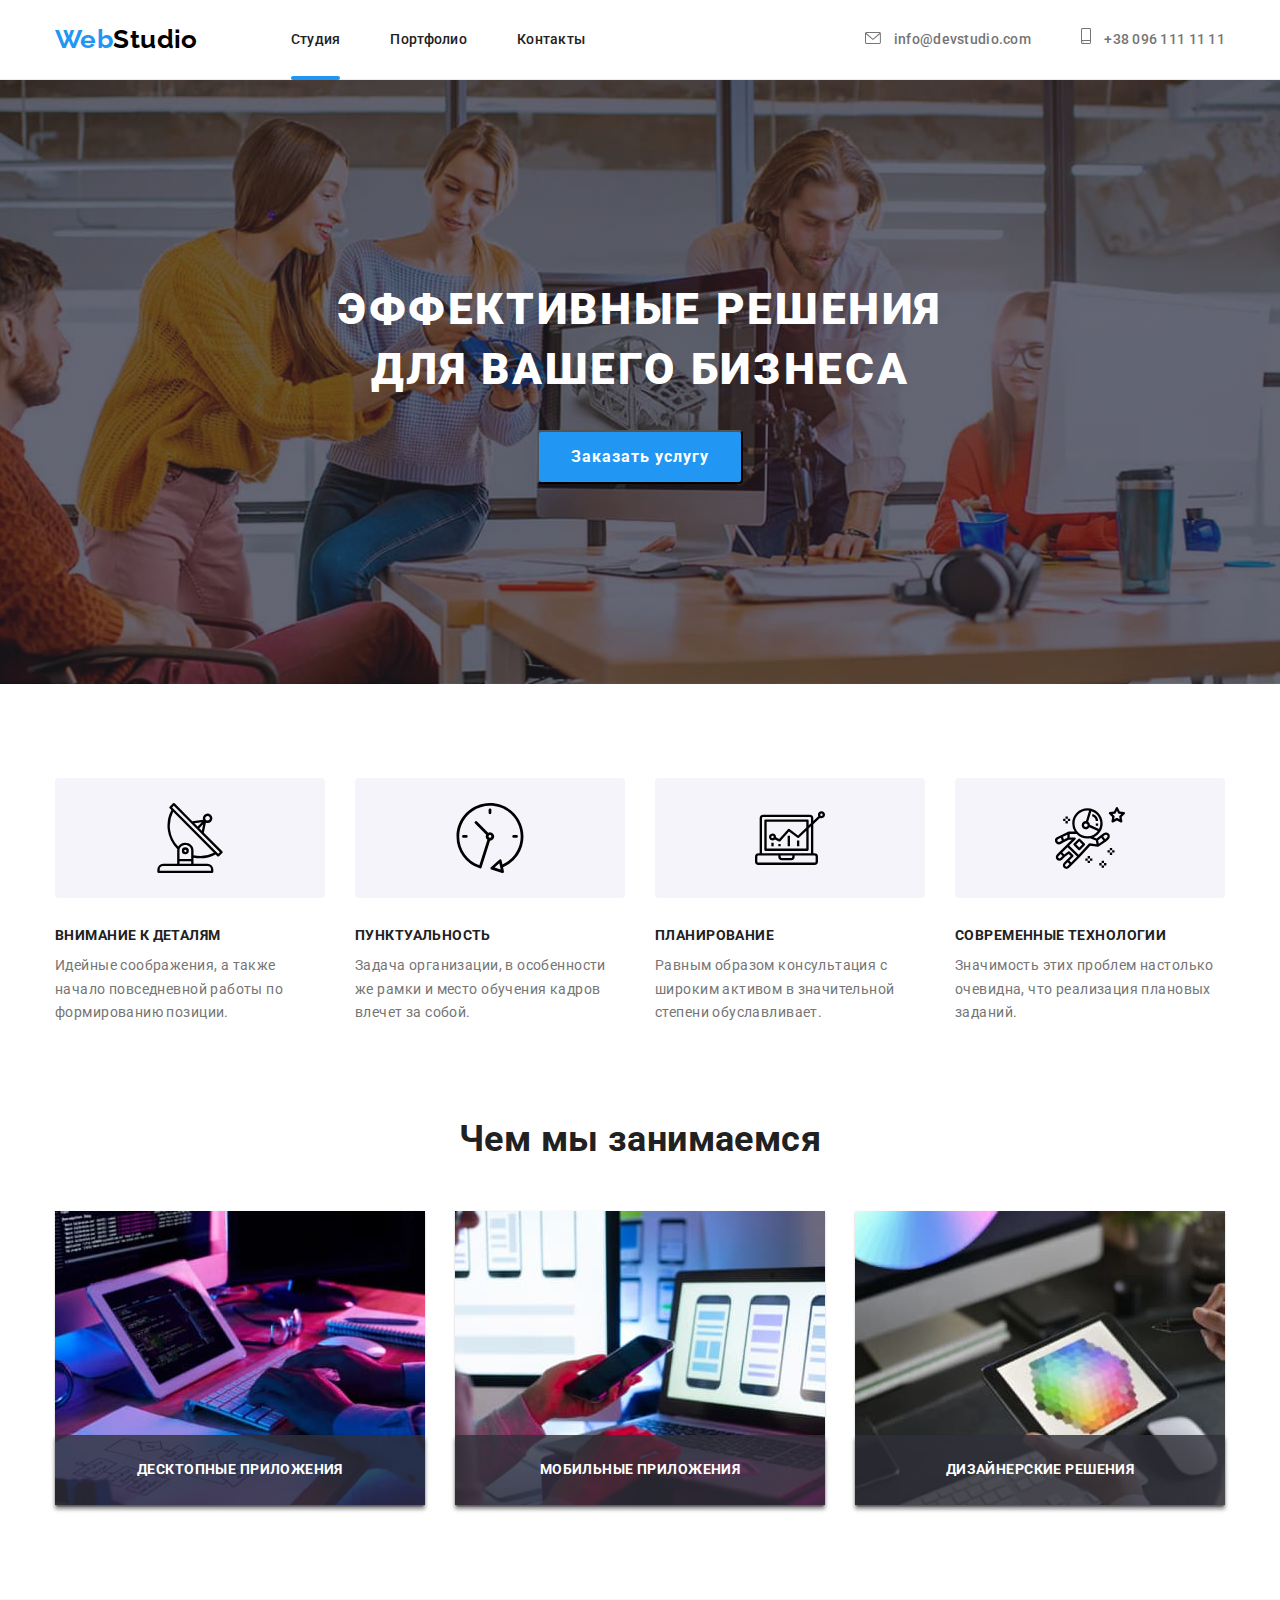
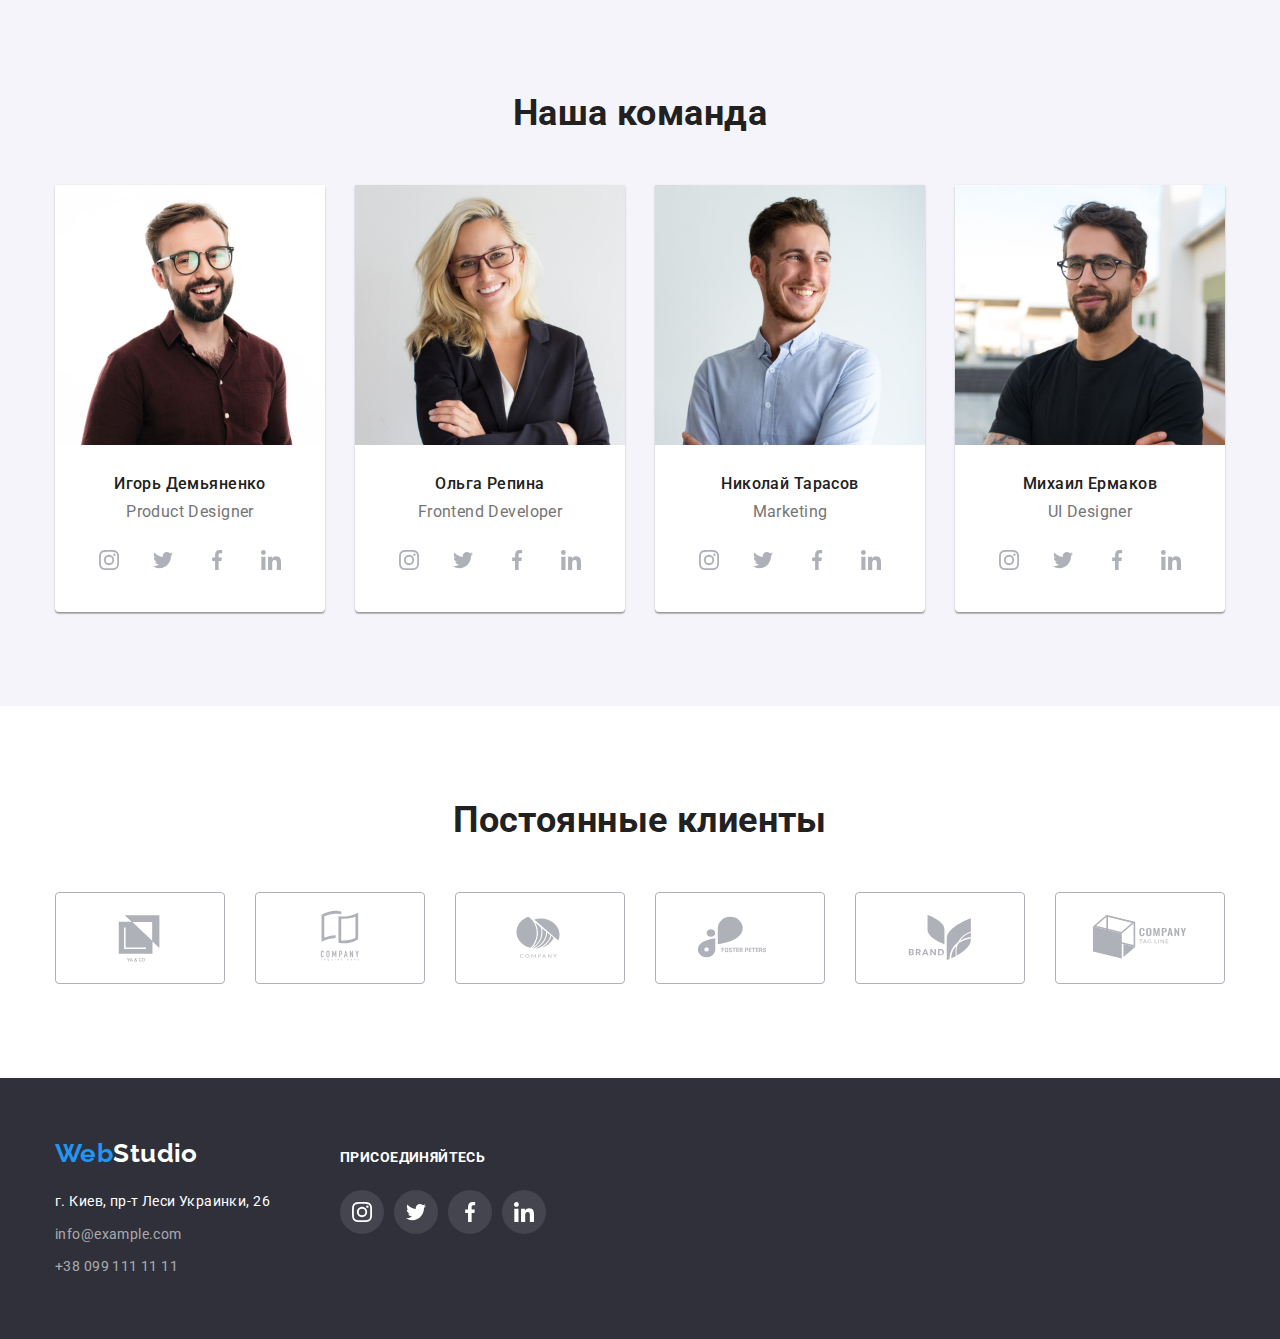
<file: index.html>
<!DOCTYPE html>
<html lang="ru">
  <head>
    <meta charset="UTF-8" />
    <meta http-equiv="X-UA-Compatible" content="IE=edge" />
    <meta name="viewport" content="width=device-width, initial-scale=1.0" />
    <title>WebStudio</title>
    <link rel="preconnect" href="https://fonts.googleapis.com">
    <link rel="preconnect" href="https://fonts.gstatic.com" crossorigin>
    <link href="https://fonts.googleapis.com/css2?family=Raleway:wght@700&family=Roboto:wght@400;500;700;900&display=swap" rel="stylesheet">
    <link rel="stylesheet" href="https://cdn.jsdelivr.net/npm/modern-normalize@1.1.0/modern-normalize.min.css">    
    <link rel="stylesheet" href="./css/styles.css">
  </head>
<body>
  <!--Header-->
  <header class="header">
    <div class="container">
      <nav class="nav">
      <a class="logo" href="./index.html"><span class="logo-blue">Web</span>Studio</a>      
      <ul class="nav-list">
          <li class="nav-items"><a class="link current" href="./index.html">Студия</a></li>
          <li class="nav-items"><a class="link" href="./portfolio.html">Портфолио</a></li>
          <li class="nav-items"><a class="link" href="">Контакты</a></li>
      </ul>
      <ul class="contact-list">          
          <li class="contact-items">
            <a class="link contact" href="mailto:info@devstudio.com">
              
              <svg class="smart" width="16" height="12">
              <use href="./images/svg/symbol-defs.svg#icon-envelope"></use>
              </svg>
            info@devstudio.com</a>  
          </li>
          <li class="contact-items">
            <a class="link contact" href="tel:+380961111111">
              <svg class="smart" width="10" height="16">
              <use href="./images/svg/symbol-defs.svg#icon-smartphone"></use>
              </svg>
            +38 096 111 11 11</a>
          </li>
      </ul>
      </nav>
    </div>
  </header>

  <!--Main-->
  <main>
  <!--Секція чорний квадрат з кнопкою-->

    <section class="hero overlay">        
      <h1 class="hero-title">Эффективные решения для вашего бизнеса</h1>

      <button class="button" data-modal-open type="button">Заказать услугу</button>
      <div class="backdrop is-hidden" data-modal>
        <div class="modal">
          <!-- <p></p> -->
          <button class="modal-close" data-modal-close>
            <svg class="modal-close-svg" width="18" height="18">
              <use href="./images/svg/symbol-defs.svg#icon-close"></use>
            </svg>
          </button>
        </div>
      </div>  
    </section>
  <!--Cекція Особенности-->

    <section class="section">
      <div class="container">               
        <h2 class="visually-hidden">Особенности</h2>
        <ul class="list">
            <li class="feach-list">
              <div class="feach-contain">
                  <svg class="feach-svg" width="70" height="70">
                    <use href="./images/svg/symbol-defs.svg#icon-antenna"></use>
                  </svg>
              </div>
              <h3 class="feachers-title">Внимание к деталям</h3>
              <p>Идейные соображения, а также начало повседневной работы по формированию позиции.</p>
            </li>
            <li class="feach-list">
              <div class="feach-contain">
                  <svg class="feach-svg" width="70" height="70">
                    <use href="./images/svg/symbol-defs.svg#icon-clock"></use>
                  </svg>
              </div>
              <h3 class="feachers-title">Пунктуальность</h3>
              <p>Задача организации, в особенности же рамки и место обучения кадров влечет за собой.</p>
            </li>
            <li class="feach-list">
              <div class="feach-contain">
                  <svg class="feach-svg" width="70" height="70">
                    <use href="./images/svg/symbol-defs.svg#icon-diagram"></use>
                  </svg>
              </div>
              <h3 class="feachers-title">Планирование</h3>
              <p>Равным образом консультация с широким активом в значительной степени обуславливает.</p>
            </li>
            <li class="feach-list">
              <div class="feach-contain">
                <svg class="feach-svg" width="70" height="70">
                  <use href="./images/svg/symbol-defs.svg#icon-astronaut"></use>
                </svg>
              </div>
              <h3 class="feachers-title">Современные технологии</h3>
              <p>Значимость этих проблем настолько очевидна, что реализация плановых заданий.</p>
            </li>
        </ul>
      </div>
    </section>
  <!--Секція Чем мы занимаемся-->

    <section class="section-doing">
      <div class="container">
        <h2 class="section-title">Чем мы занимаемся</h2>
        <ul class="list">
            <li class="feachers-list">
                <img class="image-doing" src="./images/img.jpg" alt="Разработка программ" width="370" />
                <div class="describe-doing">
                  <p>ДЕСКТОПНЫЕ ПРИЛОЖЕНИЯ</p>
                </div>
            </li>
            <li class="feachers-list">
                <img src="./images/img1.jpg" alt="Разработка мобильных приложений" width="370" />
                <div class="describe-doing">
                  <p>МОБИЛЬНЫЕ ПРИЛОЖЕНИЯ</p>
                </div>
            </li>
            <li class="feachers-list">
                <img src="./images/img2.jpg" alt="Приложения для планшетов" width="370" />
                <div class="describe-doing">
                  <p>ДИЗАЙНЕРСКИЕ РЕШЕНИЯ</p>
                </div>
            </li>
        </ul>
      </div>
    </section>
  <!--Секція наша команда-->
      
    <section class="section-bgd">
      <div class="container">
        <h2 class="section-title">Наша команда</h2>
        <ul class="list">            
            <li class="feachers-list">            
                <img src="./images/team.jpg" alt="Игорь Демяненко" width="270" />
                <div class="team">
                    <h3 class="team-title">Игорь Демьяненко</h3>
                    <p class="team-position">Product Designer</p>
                
                <ul class="list-socials">
                    <li class="item-socials">
                        <a class="link-socials" href="https://www.instagram.com/" target="blank">
                          <svg class="socials-svg" width="20" height="20">
                            <use href="./images/svg/symbol-defs.svg#icon-instagram"></use>
                          </svg>
                        </a>
                    </li>
                    <li class="item-socials">
                        <a class="link-socials" href="https://twitter.com/" target="blank">
                          <svg class="socials-svg" width="20" height="20">
                            <use href="./images/svg/symbol-defs.svg#icon-twitter"></use>
                          </svg>
                        </a>
                    </li>
                    <li class="item-socials">
                        <a class="link-socials" href="https://www.facebook.com/" target="blank">
                          <svg class="socials-svg" width="20" height="20">
                            <use href="./images/svg/symbol-defs.svg#icon-facebook"></use>
                          </svg>
                        </a>
                    </li>
                    <li class="item-socials">
                        <a class="link-socials" href="https://www.linkedin.com/" target="blank">
                          <svg class="socials-svg" width="20" height="20">
                            <use href="./images/svg/symbol-defs.svg#icon-linkedin"></use>
                          </svg>
                        </a>
                    </li>
                </ul>
                </div>
            </li>
          
            <li class="feachers-list">
                <img src="./images/team1.jpg" alt="Ольга Репина" width="270" />
                <div class="team">
                    <h3 class="team-title">Ольга Репина</h3>
                    <p class="team-position">Frontend Developer</p>
                            
                <ul class="list-socials">
                    <li class="item-socials">
                        <a class="link-socials" href="https://www.instagram.com/" target="blank">
                          <svg class="socials-svg" width="20" height="20">
                            <use href="./images/svg/symbol-defs.svg#icon-instagram"></use>
                          </svg>
                        </a>
                    </li>
                    <li class="item-socials">
                        <a class="link-socials" href="https://twitter.com/" target="blank">
                          <svg class="socials-svg" width="20" height="20">
                            <use href="./images/svg/symbol-defs.svg#icon-twitter"></use>
                          </svg>
                        </a>
                    </li>
                    <li class="item-socials">
                        <a class="link-socials" href="https://www.facebook.com/" target="blank">
                          <svg class="socials-svg" width="20" height="20">
                            <use href="./images/svg/symbol-defs.svg#icon-facebook"></use>
                          </svg>
                        </a>
                    </li>
                    <li class="item-socials">
                        <a class="link-socials" href="https://www.linkedin.com/" target="blank">
                          <svg class="socials-svg" width="20" height="20">
                            <use href="./images/svg/symbol-defs.svg#icon-linkedin"></use>
                          </svg>
                        </a>
                    </li>
                </ul>
                </div>
          </li>
          
          <li class="feachers-list">            
              <img src="./images/team2.jpg" alt="Николай Тарасов" width="270" />
              <div class="team">
                <h3 class="team-title">Николай Тарасов</h3>
                <p class="team-position">Marketing</p>
              
              <ul class="list-socials">
                    <li class="item-socials">
                        <a class="link-socials" href="https://www.instagram.com/" target="blank">
                          <svg class="socials-svg" width="20" height="20">
                            <use href="./images/svg/symbol-defs.svg#icon-instagram"></use>
                          </svg>
                        </a>
                    </li>
                    <li class="item-socials">
                        <a class="link-socials" href="https://twitter.com/" target="blank">
                          <svg class="socials-svg" width="20" height="20">
                            <use href="./images/svg/symbol-defs.svg#icon-twitter"></use>
                          </svg>
                        </a>
                    </li>
                    <li class="item-socials">
                        <a class="link-socials" href="https://www.facebook.com/" target="blank">
                          <svg class="socials-svg" width="20" height="20">
                            <use href="./images/svg/symbol-defs.svg#icon-facebook"></use>
                          </svg>
                        </a>
                    </li>
                    <li class="item-socials">
                        <a class="link-socials" href="https://www.linkedin.com/" target="blank">
                          <svg class="socials-svg" width="20" height="20">
                            <use href="./images/svg/symbol-defs.svg#icon-linkedin"></use>
                          </svg>
                        </a>
                    </li>
              </ul>
              </div>           
        </li>
          
        <li class="feachers-list">            
            <img src="./images/team3.jpg" alt="Михаил Ермаков" width="270" />
            <div class="team">
                <h3 class="team-title">Михаил Ермаков</h3>
                <p class="team-position">UI Designer</p>
            
            <ul class="list-socials">
                    <li class="item-socials">
                        <a class="link-socials" href="https://www.instagram.com/" target="blank">
                          <svg class="socials-svg" width="20" height="20">
                            <use href="./images/svg/symbol-defs.svg#icon-instagram"></use>
                          </svg>
                        </a>
                    </li>
                    <li class="item-socials">
                        <a class="link-socials" href="https://twitter.com/" target="blank">
                          <svg class="socials-svg" width="20" height="20">
                            <use href="./images/svg/symbol-defs.svg#icon-twitter"></use>
                          </svg>
                        </a>
                    </li>
                    <li class="item-socials">
                        <a class="link-socials" href="https://www.facebook.com/" target="blank">
                          <svg class="socials-svg" width="20" height="20">
                            <use href="./images/svg/symbol-defs.svg#icon-facebook"></use>
                          </svg>
                        </a>
                    </li>
                    <li class="item-socials">
                        <a class="link-socials" href="https://www.linkedin.com/" target="blank">
                          <svg class="socials-svg" width="20" height="20">
                            <use href="./images/svg/symbol-defs.svg#icon-linkedin"></use>
                          </svg>
                        </a>
                    </li>
              </ul>
              </div>           
          </li>
        </ul>
      </div>       
    </section>

<!-- Постоянные клиенты -->
    <section class="section">
      <div class="container">
        <h2 class="section-title">Постоянные клиенты</h2>
            <div class="clients">
            <ul class="list">
                <li class="clients-list">
                  <a class="clients-link" href="#" target="blank">
                    <svg class="clients-svg" width="106" height="60">
                      <use href="./images/svg/symbol-defs.svg#icon-Logo1"></use>
                    </svg>
                  </a>
                </li>
                <li class="clients-list">
                  <a class="clients-link" href="#" target="blank">
                    <svg class="clients-svg" width="106" height="60">
                      <use href="./images/svg/symbol-defs.svg#icon-Logo2"></use>
                    </svg>
                  </a>
                </li>
                <li class="clients-list">
                  <a class="clients-link" href="#" target="blank">
                    <svg class="clients-svg" width="106" height="60">
                      <use href="./images/svg/symbol-defs.svg#icon-Logo3"></use>
                    </svg>
                  </a>
                </li>
                <li class="clients-list">
                  <a class="clients-link" href="#" target="blank">
                    <svg class="clients-svg" width="106" height="60">
                      <use href="./images/svg/symbol-defs.svg#icon-Logo4"></use>
                    </svg>
                  </a>
                </li>
                <li class="clients-list">
                  <a class="clients-link" href="#" target="blank">
                    <svg class="clients-svg" width="106" height="60">
                      <use href="./images/svg/symbol-defs.svg#icon-Logo5"></use>
                    </svg>
                  </a>
                </li>
                <li class="clients-list">
                  <a class="clients-link" href="#" target="blank">
                    <svg class="clients-svg" width="106" height="60">
                      <use href="./images/svg/symbol-defs.svg#icon-Logo6"></use>
                    </svg>
                  </a>
                </li>
            </ul>
            </div>
      </div>
    </section>
      
  </main>
<!--Footer-->

  <footer class="footer">
    <div class="foot container">
      <div>
      <a class="logo" href="./index.html"><span class="logo-blue">Web</span><span class="logo-foot">Studio</span> </a>
      <address class="adress">
        <p class="adress-street">г. Киев, пр-т Леси Украинки, 26</p>
        <a class="adress-mail" href="mailto:info@example.com">info@example.com</a>
        <a class="adress-phone" href="tel:+380991111111">+38 099 111 11 11</a>
      </address> 
      </div>
      <div class="footer-socials">
        <p><b>ПРИСОЕДИНЯЙТЕСЬ</b></p>
      <ul class="list-socials-footer">
        <li class="item-socials-footer">
          <a class="link-socials-footer" href="https://www.instagram.com/" target="blank">
            <svg class="socials-svg" width="20" height="20">
              <use href="./images/svg/symbol-defs.svg#icon-instagram"></use>
            </svg>
          </a>
        </li>
        <li class="item-socials-footer">
          <a class="link-socials-footer" href="https://twitter.com/" target="blank">
            <svg class="socials-svg" width="20" height="20">
              <use href="./images/svg/symbol-defs.svg#icon-twitter"></use>
            </svg>
          </a>
        </li>
        <li class="item-socials-footer">
          <a class="link-socials-footer" href="https://www.facebook.com/" target="blank">
            <svg class="socials-svg" width="20" height="20">
              <use href="./images/svg/symbol-defs.svg#icon-facebook"></use>
            </svg>
          </a>
        </li>
        <li class="item-socials-footer">
          <a class="link-socials-footer" href="https://www.linkedin.com/" target="blank">
            <svg class="socials-svg" width="20" height="20">
              <use href="./images/svg/symbol-defs.svg#icon-linkedin"></use>
            </svg>
          </a>
        </li>
      </ul>  
      </div>    
    </div>   
  </footer>
  <script src="./js/modal.js"></script>
  </body>
</html>
</file>
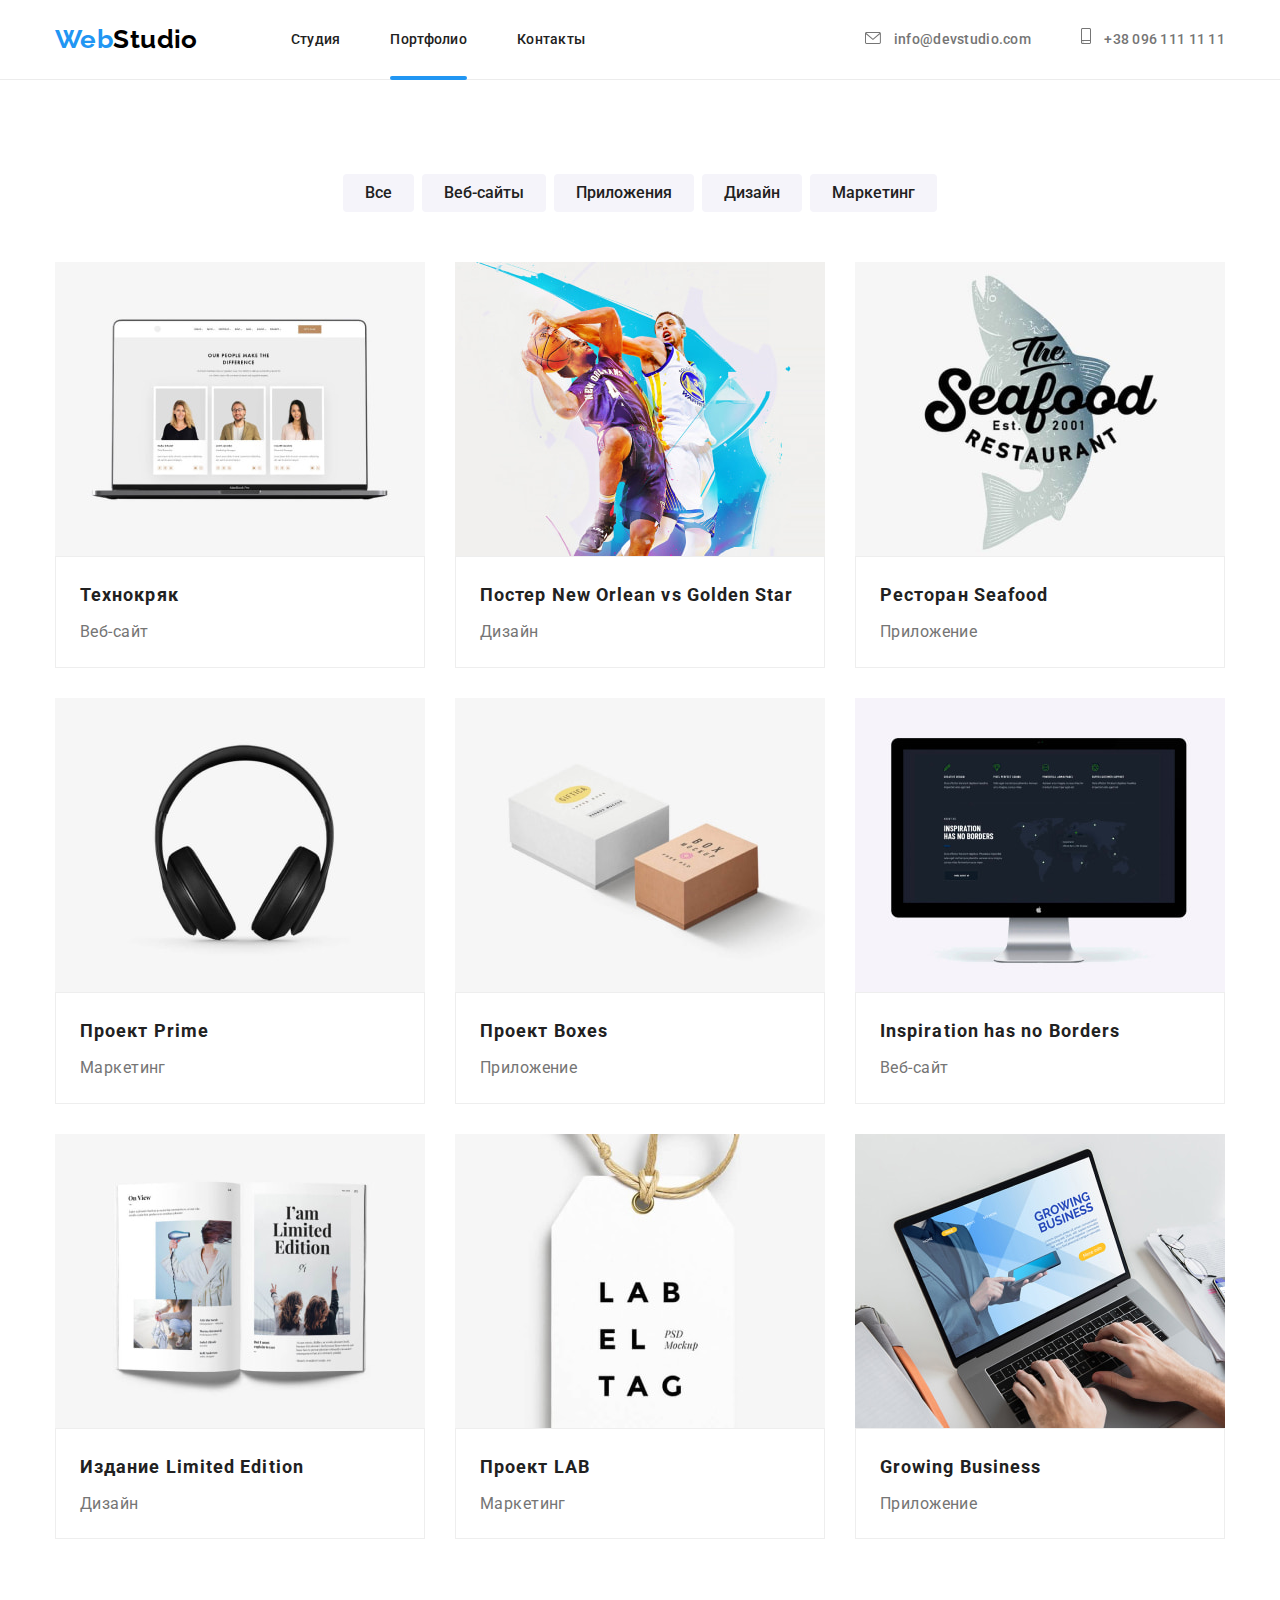
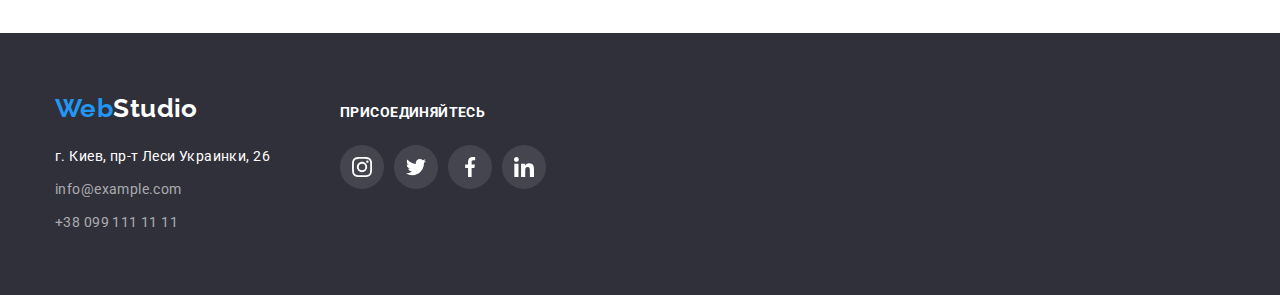
<file: portfolio.html>
<!DOCTYPE html>
<html lang="ru">
<head>
    <meta charset="UTF-8">
    <meta http-equiv="X-UA-Compatible" content="IE=edge">
    <meta name="viewport" content="width=device-width, initial-scale=1.0">
    <title>Portfolio</title>
    <link rel="preconnect" href="https://fonts.googleapis.com">
<link rel="preconnect" href="https://fonts.gstatic.com" crossorigin>
<link href="https://fonts.googleapis.com/css2?family=Raleway:wght@700&family=Roboto:wght@400;500;700;900&display=swap" rel="stylesheet">
<link rel="stylesheet" href="https://cdn.jsdelivr.net/npm/modern-normalize@1.1.0/modern-normalize.min.css">    
<link rel="stylesheet" href="./css/styles.css">
</head>
<body>
    <!--Header-->
    <header class="header">
      <div class="container">
      <nav class="nav">
      <a class="logo" href="./index.html"><span class="logo-blue">Web</span>Studio</a>      
        <ul class="nav-list">
          <li class="nav-items"><a class="link" href="./index.html">Студия</a></li>
          <li class="nav-items"><a class="link current" href="./portfolio.html">Портфолио</a></li>
          <li class="nav-items"><a class="link" href="">Контакты</a></li>
        </ul>
        <ul class="contact-list">          
          <li class="contact-items">
            <a class="link contact" href="mailto:info@devstudio.com">
              <svg class="smart" width="16" height="12">
              <use href="./images/svg/symbol-defs.svg#icon-envelope"></use>
              </svg>
            info@devstudio.com
            </a>          
          </li>
          <li class="contact-items">
            <a class="link contact" href="tel:+380961111111">
              <svg class="smart" width="10" height="16">
              <use href="./images/svg/symbol-defs.svg#icon-smartphone"></use>
              </svg>
            +38 096 111 11 11</a>
          </li>
      </ul>
      </nav>
      </div>
    </header>

    <!--Main-->
    <main>
        <section class="section">
            <div class="container">
            <h1 class="visually-hidden">Наши работы </h1>
            
            <ul class="but-list">
                <li class="but"><button class="buttons" type="button">Все</button></li>
                <li class="but"><button class="buttons" type="button">Веб-сайты</button></li>
                <li class="but"><button class="buttons" type="button">Приложения</button></li>
                <li class="but"><button class="buttons" type="button">Дизайн</button></li>
                <li class="but"><button class="buttons" type="button">Маркетинг</button></li>
            </ul>
        
            <ul class="list">                
                <li class="feachers-img">
                  <a class="feachers-card" href="">
                    <div class="feachers-card-img">
                    <img src="./images/portfolio/port1.jpg" alt="Проект 1" width="370">                    
                    <div class="feachers-card-hover">
                      <p>
                        Ресурс предлагает комплексные предложения с разным уровнем функционала
                         и сервисов. Все это позволит посетителю получить исчерпывающие сведения
                         о компании или частном лице.
                      </p>
                    </div>
                    </div>
                    <div class="name">
                    <h2 class="section-name">Технокряк</h2>
                    <p class="section-post">Веб-сайт</p>
                    </div>
                    
                  </a>
                </li>
                <li class="feachers-img">
                  <a class="feachers-card" href="">
                    <div class="feachers-card-img">
                    <img src="./images/portfolio/port2.jpg" alt="Проект 2" width="370">                    
                    <div class="feachers-card-hover">
                      <p>
                        Ресурс предлагает комплексные предложения с разным уровнем функционала
                         и сервисов. Все это позволит посетителю получить исчерпывающие сведения
                         о компании или частном лице.
                      </p>
                    </div>
                    </div>
                    <div class="name">
                    <h2 class="section-name">Постер New Orlean vs Golden Star</h2>
                    <p class="section-post">Дизайн</p>
                    </div>
                    
                  </a>
                </li>
                <li class="feachers-img">
                  <a class="feachers-card" href="">
                    <div class="feachers-card-img">
                    <img src="./images/portfolio/port3.jpg" alt="Проект 3" width="370">
                    <div class="feachers-card-hover">
                      <p>
                        Ресурс предлагает комплексные предложения с разным уровнем функционала
                         и сервисов. Все это позволит посетителю получить исчерпывающие сведения
                         о компании или частном лице.
                      </p>
                    </div>
                    </div>
                    <div class="name">
                    <h2 class="section-name">Ресторан Seafood</h2>
                    <p class="section-post">Приложение</p>
                    </div>
                    
                  </a>
                </li>
                <li class="feachers-img">
                  <a class="feachers-card" href="">
                    <div class="feachers-card-img">
                    <img src="./images/portfolio/port4.jpg" alt="Проект 4" width="370">
                    <div class="feachers-card-hover">
                      <p>
                        Ресурс предлагает комплексные предложения с разным уровнем функционала
                         и сервисов. Все это позволит посетителю получить исчерпывающие сведения
                         о компании или частном лице.
                      </p>
                    </div>
                    </div>
                    <div class="name">
                    <h2 class="section-name">Проект Prime</h2>
                    <p class="section-post">Маркетинг</p>
                    </div>
                    
                  </a>
                </li>
                <li class="feachers-img">
                  <a class="feachers-card" href="">
                    <div class="feachers-card-img">
                    <img src="./images/portfolio/port5.jpg" alt="Проект 5" width="370">
                    <div class="feachers-card-hover">
                      <p>
                        Ресурс предлагает комплексные предложения с разным уровнем функционала
                         и сервисов. Все это позволит посетителю получить исчерпывающие сведения
                         о компании или частном лице.
                      </p>
                    </div>
                    </div>
                    <div class="name">
                    <h2 class="section-name">Проект Boxes</h2>
                    <p class="section-post">Приложение</p>
                    </div>
                    
                  </a>
                </li>
                <li class="feachers-img">
                  <a class="feachers-card" href="">
                    <div class="feachers-card-img">
                    <img src="./images/portfolio/port6.jpg" alt="Проект 6" width="370">
                    <div class="feachers-card-hover">
                      <p>
                        Ресурс предлагает комплексные предложения с разным уровнем функционала
                         и сервисов. Все это позволит посетителю получить исчерпывающие сведения
                         о компании или частном лице.
                      </p>
                    </div>
                    </div>
                    <div class="name">
                    <h2 class="section-name">Inspiration has no Borders</h2>
                    <p class="section-post">Веб-сайт</p>
                    </div>
                    
                  </a>
                </li>
                <li class="feachers-img">
                  <a class="feachers-card" href="">
                    <div class="feachers-card-img">
                    <img src="./images/portfolio/port7.jpg" alt="Проект 7" width="370">
                    <div class="feachers-card-hover">
                      <p>
                        Ресурс предлагает комплексные предложения с разным уровнем функционала
                         и сервисов. Все это позволит посетителю получить исчерпывающие сведения
                         о компании или частном лице.
                      </p>
                    </div>
                    </div>
                    <div class="name">
                    <h2 class="section-name">Издание Limited Edition</h2>
                    <p class="section-post">Дизайн</p>
                    </div>
                    
                  </a>
                </li>
                <li class="feachers-img">
                  
                  <a class="feachers-card" href="">
                    <div class="feachers-card-img">
                    <img src="./images/portfolio/port8.jpg" alt="Проект 8" width="370">
                    <div class="feachers-card-hover">
                      <p>
                        Ресурс предлагает комплексные предложения с разным уровнем функционала
                         и сервисов. Все это позволит посетителю получить исчерпывающие сведения
                         о компании или частном лице.
                      </p>
                    </div>
                    </div>
                    <div class="name">
                    <h2 class="section-name">Проект LAB</h2>
                    <p class="section-post">Маркетинг</p>
                    </div>
                    
                  </a>
                  
                </li>
                <li class="feachers-img">
                  <a class="feachers-card" href="">
                    <div class="feachers-card-img">
                    <img src="./images/portfolio/port9.jpg" alt="Проект 9" width="370">
                    <div class="feachers-card-hover">
                      <p>
                        Ресурс предлагает комплексные предложения с разным уровнем функционала
                         и сервисов. Все это позволит посетителю получить исчерпывающие сведения
                         о компании или частном лице.
                      </p>
                    </div>
                    </div>
                    <div class="name">
                    <h2 class="section-name">Growing Business</h2>
                    <p class="section-post">Приложение</p>
                    </div>
                    
                    </div>
                  </a>
                </li>
            </ul>
            </div>
        </section>
    </main>

    <!--Footer-->
    <footer class="footer">
    <div class="foot container">
      <div>
      <a class="logo" href="./index.html"><span class="logo-blue">Web</span><span class="logo-foot">Studio</span> </a>
      <address class="adress">
        <p class="adress-street">г. Киев, пр-т Леси Украинки, 26</p>
        <a class="adress-mail" href="mailto:info@example.com">info@example.com</a>
        <a class="adress-phone" href="tel:+380991111111">+38 099 111 11 11</a>
      </address> 
      </div>
      <div class="footer-socials">
        <p><b>ПРИСОЕДИНЯЙТЕСЬ</b></p>
      <ul class="list-socials-footer">
        <li class="item-socials-footer">
          <a class="link-socials-footer" href="https://www.instagram.com/" target="blank">
            <svg class="socials-svg" width="20" height="20">
              <use href="./images/svg/symbol-defs.svg#icon-instagram"></use>
            </svg>
          </a>
        </li>
        <li class="item-socials-footer">
          <a class="link-socials-footer" href="https://twitter.com/" target="blank">
            <svg class="socials-svg" width="20" height="20">
              <use href="./images/svg/symbol-defs.svg#icon-twitter"></use>
            </svg>
          </a>
        </li>
        <li class="item-socials-footer">
          <a class="link-socials-footer" href="https://www.facebook.com/" target="blank">
            <svg class="socials-svg" width="20" height="20">
              <use href="./images/svg/symbol-defs.svg#icon-facebook"></use>
            </svg>
          </a>
        </li>
        <li class="item-socials-footer">
          <a class="link-socials-footer" href="https://www.linkedin.com/" target="blank">
            <svg class="socials-svg" width="20" height="20">
              <use href="./images/svg/symbol-defs.svg#icon-linkedin"></use>
            </svg>
          </a>
        </li>
      </ul>  
      </div>    
    </div>   
  </footer>
</body>
</html>
</file>
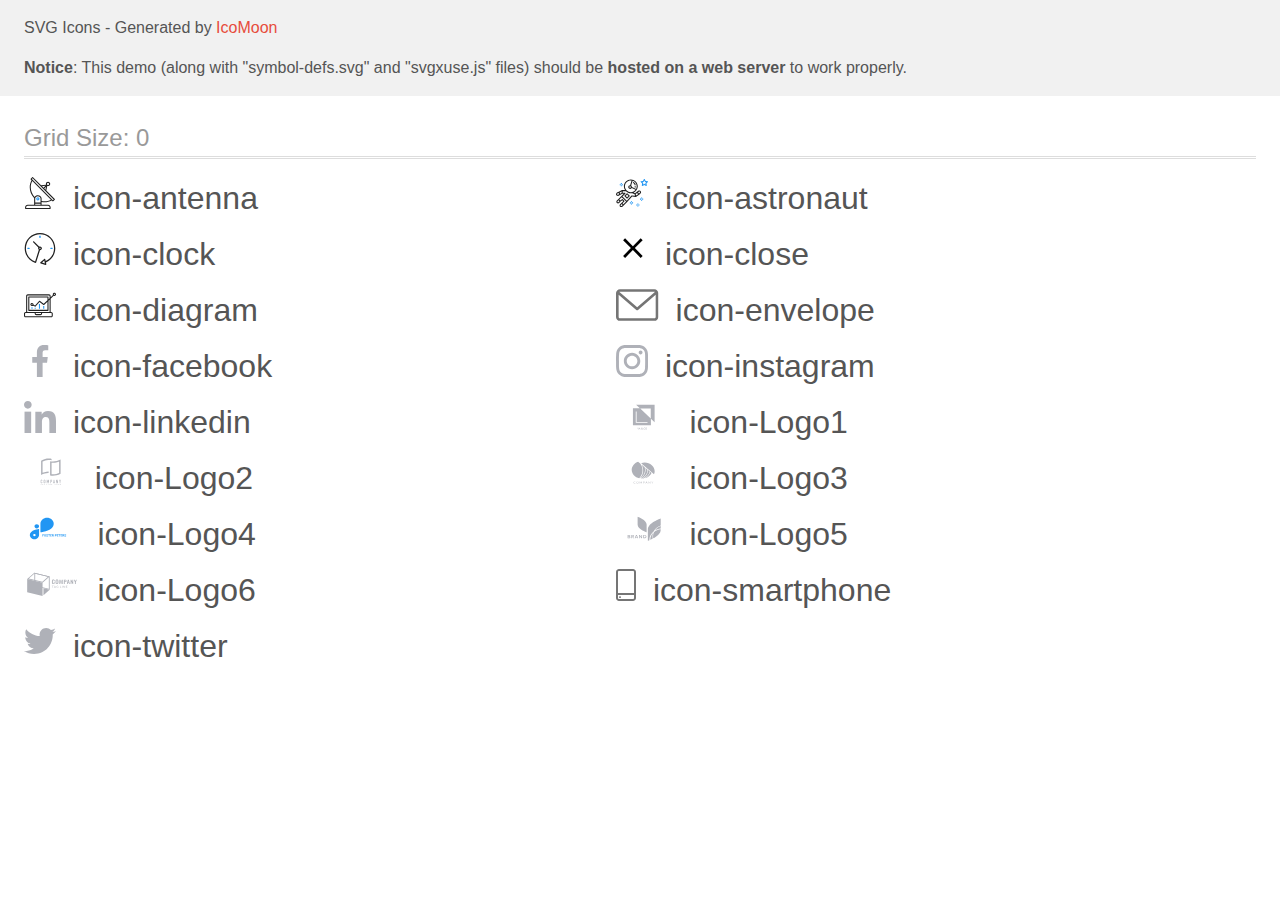
<file: images/svg/1/demo-external-svg.html>
<!doctype html>
<html>
<head>
    <title>IcoMoon - SVG Icons</title>
    <meta charset="utf-8">
    <meta name="viewport" content="width=device-width, initial-scale=1">
    <link rel="stylesheet" href="demo-files/demo.css">
    <link rel="stylesheet" href="style.css">
</head>
<body>
<header class="bgc1 clearfix">
<div class="mhl">
    <p>SVG Icons - Generated by <a href="https://icomoon.io/app">IcoMoon</a></p><p><strong>Notice</strong>: This demo (along with "symbol-defs.svg" and "svgxuse.js" files) should be <b>hosted on a web server</b> to work properly.</p>
</div>
</header>
    <div class="clearfix mhl ptl">
        <h1 class="mvm mtn fgc1">Grid Size: 0</h1>
        <div class="glyph fs1">
            <div class="clearfix pbs">
                <svg class="icon icon-antenna"><use xlink:href="symbol-defs.svg#icon-antenna"></use></svg><span class="name"> icon-antenna</span>
            </div>
        </div>
        <div class="glyph fs1">
            <div class="clearfix pbs">
                <svg class="icon icon-astronaut"><use xlink:href="symbol-defs.svg#icon-astronaut"></use></svg><span class="name"> icon-astronaut</span>
            </div>
        </div>
        <div class="glyph fs1">
            <div class="clearfix pbs">
                <svg class="icon icon-clock"><use xlink:href="symbol-defs.svg#icon-clock"></use></svg><span class="name"> icon-clock</span>
            </div>
        </div>
        <div class="glyph fs1">
            <div class="clearfix pbs">
                <svg class="icon icon-close"><use xlink:href="symbol-defs.svg#icon-close"></use></svg><span class="name"> icon-close</span>
            </div>
        </div>
        <div class="glyph fs1">
            <div class="clearfix pbs">
                <svg class="icon icon-diagram"><use xlink:href="symbol-defs.svg#icon-diagram"></use></svg><span class="name"> icon-diagram</span>
            </div>
        </div>
        <div class="glyph fs1">
            <div class="clearfix pbs">
                <svg class="icon icon-envelope"><use xlink:href="symbol-defs.svg#icon-envelope"></use></svg><span class="name"> icon-envelope</span>
            </div>
        </div>
        <div class="glyph fs1">
            <div class="clearfix pbs">
                <svg class="icon icon-facebook"><use xlink:href="symbol-defs.svg#icon-facebook"></use></svg><span class="name"> icon-facebook</span>
            </div>
        </div>
        <div class="glyph fs1">
            <div class="clearfix pbs">
                <svg class="icon icon-instagram"><use xlink:href="symbol-defs.svg#icon-instagram"></use></svg><span class="name"> icon-instagram</span>
            </div>
        </div>
        <div class="glyph fs1">
            <div class="clearfix pbs">
                <svg class="icon icon-linkedin"><use xlink:href="symbol-defs.svg#icon-linkedin"></use></svg><span class="name"> icon-linkedin</span>
            </div>
        </div>
        <div class="glyph fs1">
            <div class="clearfix pbs">
                <svg class="icon icon-Logo1"><use xlink:href="symbol-defs.svg#icon-Logo1"></use></svg><span class="name"> icon-Logo1</span>
            </div>
        </div>
        <div class="glyph fs1">
            <div class="clearfix pbs">
                <svg class="icon icon-Logo2"><use xlink:href="symbol-defs.svg#icon-Logo2"></use></svg><span class="name"> icon-Logo2</span>
            </div>
        </div>
        <div class="glyph fs1">
            <div class="clearfix pbs">
                <svg class="icon icon-Logo3"><use xlink:href="symbol-defs.svg#icon-Logo3"></use></svg><span class="name"> icon-Logo3</span>
            </div>
        </div>
        <div class="glyph fs1">
            <div class="clearfix pbs">
                <svg class="icon icon-Logo4"><use xlink:href="symbol-defs.svg#icon-Logo4"></use></svg><span class="name"> icon-Logo4</span>
            </div>
        </div>
        <div class="glyph fs1">
            <div class="clearfix pbs">
                <svg class="icon icon-Logo5"><use xlink:href="symbol-defs.svg#icon-Logo5"></use></svg><span class="name"> icon-Logo5</span>
            </div>
        </div>
        <div class="glyph fs1">
            <div class="clearfix pbs">
                <svg class="icon icon-Logo6"><use xlink:href="symbol-defs.svg#icon-Logo6"></use></svg><span class="name"> icon-Logo6</span>
            </div>
        </div>
        <div class="glyph fs1">
            <div class="clearfix pbs">
                <svg class="icon icon-smartphone"><use xlink:href="symbol-defs.svg#icon-smartphone"></use></svg><span class="name"> icon-smartphone</span>
            </div>
        </div>
        <div class="glyph fs1">
            <div class="clearfix pbs">
                <svg class="icon icon-twitter"><use xlink:href="symbol-defs.svg#icon-twitter"></use></svg><span class="name"> icon-twitter</span>
            </div>
        </div>
  </div>
<script defer src="svgxuse.js"></script>
</body>
</html>
</file>
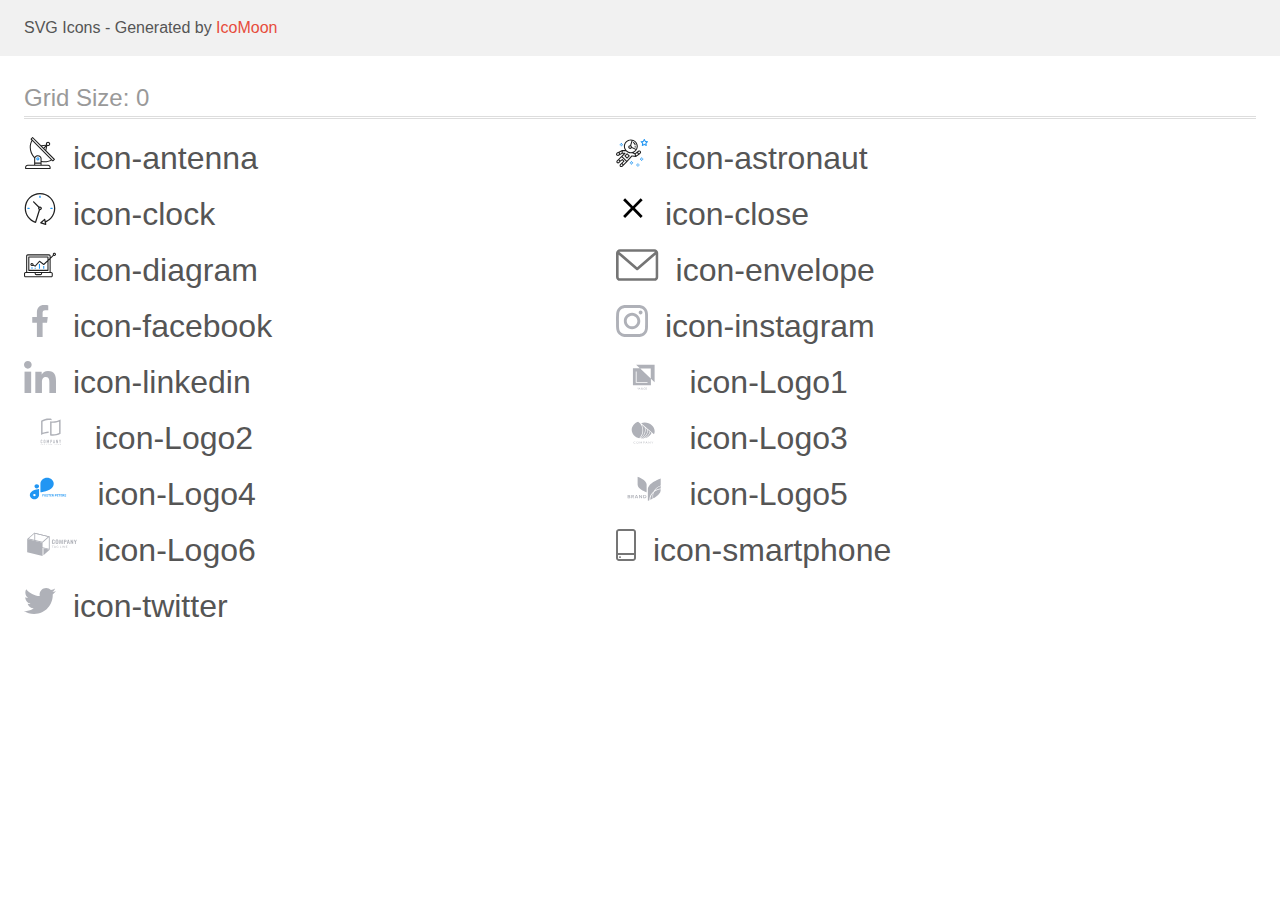
<file: images/svg/1/demo.html>
<!doctype html>
<html>
<head>
    <title>IcoMoon - SVG Icons</title>
    <meta charset="utf-8">
    <meta name="viewport" content="width=device-width, initial-scale=1">
    <link rel="stylesheet" href="demo-files/demo.css">
    <link rel="stylesheet" href="style.css">
</head>
<body>
<svg aria-hidden="true" style="position: absolute; width: 0; height: 0; overflow: hidden;" version="1.1" xmlns="http://www.w3.org/2000/svg" xmlns:xlink="http://www.w3.org/1999/xlink">
<defs>
<symbol id="icon-antenna" viewBox="0 0 32 32">
<path fill="#212121" style="fill: var(--color1, #212121)" d="M30.773 22.098l-8.443-8.505 0.937-4.615c0.242 0.094 0.499 0.144 0.758 0.146h0.006c1.192 0.014 2.17-0.941 2.184-2.133s-0.941-2.17-2.133-2.184c-1.192-0.014-2.17 0.941-2.184 2.133-0.003 0.255 0.039 0.509 0.125 0.749l-4.96 0.605-8.091-8.133c-0.099-0.101-0.235-0.159-0.377-0.16-0.14 0.001-0.274 0.056-0.373 0.155l-1.513 1.504c-0.208 0.208-0.208 0.546 0 0.754l0.814 0.826c-3.153 5.798-2.129 12.978 2.519 17.663 0.043 0.041 0.092 0.074 0.146 0.098-0.034 0.18-0.051 0.364-0.052 0.547v6.187h-6.4c-1.472 0.002-2.665 1.195-2.667 2.667v1.067c0 0.295 0.239 0.533 0.533 0.533h24.533c0.295 0 0.533-0.239 0.533-0.533v-1.067c-0.002-1.472-1.195-2.665-2.667-2.667h-6.4v-2.742c1.003 0.21 2.024 0.317 3.049 0.32 2.458-0.003 4.877-0.615 7.040-1.783l0.818 0.823c0.099 0.101 0.235 0.159 0.377 0.16 0.14-0.001 0.274-0.056 0.373-0.155l1.513-1.504c0.208-0.208 0.208-0.546 0-0.754zM23.28 6.233c0.418-0.415 1.093-0.414 1.508 0.004s0.414 1.093-0.004 1.508c-0.2 0.199-0.47 0.31-0.752 0.31h-0.003c-0.589-0.003-1.064-0.483-1.061-1.072 0.002-0.282 0.115-0.552 0.314-0.751h-0.002zM22.024 9.738l-0.598 2.946-1.175-1.182 1.774-1.763zM21.419 8.836l-1.92 1.909-1.485-1.493 3.405-0.415zM24.004 28.8c0.884 0 1.6 0.716 1.6 1.6v0.533h-23.467v-0.533c0-0.884 0.716-1.6 1.6-1.6h20.267zM16.537 26.667v1.067h-5.333v-1.067h5.333zM11.204 25.6v-4.053c0-1.294 1.196-2.347 2.667-2.347s2.667 1.053 2.667 2.347v4.053h-5.333zM17.604 23.904v-2.357c0-1.882-1.675-3.413-3.733-3.413-1.331-0.020-2.576 0.657-3.281 1.786-4.058-4.274-4.971-10.645-2.279-15.887l18.602 18.708c-2.872 1.461-6.165 1.873-9.309 1.163zM28.893 23.22l-21.057-21.181 0.755-0.752 7.935 7.98c0.004 0 0.006 0.007 0.010 0.010l13.115 13.191-0.757 0.752z"></path>
<path fill="#2196f3" style="fill: var(--color2, #2196f3)" d="M13.876 20.267h-0.005c-0.884-0.001-1.601 0.714-1.602 1.598s0.714 1.601 1.598 1.602h0.005c0.884 0.001 1.601-0.714 1.602-1.598s-0.714-1.601-1.598-1.602zM14.249 22.245c-0.1 0.1-0.236 0.156-0.378 0.155-0.295-0.002-0.532-0.242-0.531-0.536 0.001-0.141 0.057-0.276 0.157-0.375s0.233-0.154 0.373-0.155c0.295 0.002 0.532 0.241 0.53 0.536-0.001 0.141-0.057 0.276-0.157 0.375h0.005z"></path>
</symbol>
<symbol id="icon-astronaut" viewBox="0 0 32 32">
<path fill="#2196f3" style="fill: var(--color2, #2196f3)" d="M31.974 4.524c-0.063-0.193-0.229-0.333-0.43-0.363l-1.91-0.278-0.855-1.731c-0.179-0.365-0.777-0.365-0.956 0l-0.855 1.731-1.91 0.278c-0.201 0.029-0.367 0.17-0.431 0.363-0.062 0.193-0.011 0.405 0.135 0.547l1.383 1.348-0.326 1.903c-0.034 0.2 0.048 0.402 0.212 0.522 0.166 0.121 0.382 0.135 0.562 0.040l1.709-0.899 1.709 0.899c0.078 0.041 0.164 0.061 0.249 0.061 0.11 0 0.221-0.034 0.314-0.102 0.164-0.119 0.246-0.322 0.212-0.522l-0.326-1.903 1.383-1.348c0.145-0.142 0.197-0.354 0.135-0.547zM29.511 5.851c-0.125 0.122-0.183 0.299-0.153 0.472l0.191 1.114-1-0.526c-0.078-0.041-0.163-0.061-0.249-0.061s-0.17 0.020-0.249 0.061l-1.001 0.526 0.191-1.114c0.030-0.173-0.028-0.349-0.153-0.472l-0.81-0.789 1.119-0.163c0.174-0.025 0.324-0.134 0.402-0.292l0.5-1.013 0.5 1.013c0.078 0.157 0.228 0.267 0.402 0.292l1.119 0.163-0.809 0.789z"></path>
<path fill="#2196f3" style="fill: var(--color2, #2196f3)" d="M26.134 20.522h-1.067v1.067h1.067v-1.067z"></path>
<path fill="#2196f3" style="fill: var(--color2, #2196f3)" d="M26.134 22.656h-1.067v1.067h1.067v-1.067z"></path>
<path fill="#2196f3" style="fill: var(--color2, #2196f3)" d="M27.2 21.589h-1.067v1.067h1.067v-1.067z"></path>
<path fill="#2196f3" style="fill: var(--color2, #2196f3)" d="M25.067 21.589h-1.067v1.067h1.067v-1.067z"></path>
<path fill="#2196f3" style="fill: var(--color2, #2196f3)" d="M22.4 26.389h-1.067v1.067h1.067v-1.067z"></path>
<path fill="#2196f3" style="fill: var(--color2, #2196f3)" d="M22.4 28.522h-1.067v1.067h1.067v-1.067z"></path>
<path fill="#2196f3" style="fill: var(--color2, #2196f3)" d="M23.467 27.456h-1.067v1.067h1.067v-1.067z"></path>
<path fill="#2196f3" style="fill: var(--color2, #2196f3)" d="M21.333 27.456h-1.067v1.067h1.067v-1.067z"></path>
<path fill="#2196f3" style="fill: var(--color2, #2196f3)" d="M16 24.256h-1.067v1.067h1.067v-1.067z"></path>
<path fill="#2196f3" style="fill: var(--color2, #2196f3)" d="M16 26.389h-1.067v1.067h1.067v-1.067z"></path>
<path fill="#2196f3" style="fill: var(--color2, #2196f3)" d="M17.067 25.322h-1.067v1.067h1.067v-1.067z"></path>
<path fill="#2196f3" style="fill: var(--color2, #2196f3)" d="M14.933 25.322h-1.067v1.067h1.067v-1.067z"></path>
<path fill="#2196f3" style="fill: var(--color2, #2196f3)" d="M5.867 6.122h-1.067v1.067h1.067v-1.067z"></path>
<path fill="#2196f3" style="fill: var(--color2, #2196f3)" d="M5.867 8.255h-1.067v1.067h1.067v-1.067z"></path>
<path fill="#2196f3" style="fill: var(--color2, #2196f3)" d="M6.933 7.189h-1.067v1.067h1.067v-1.067z"></path>
<path fill="#2196f3" style="fill: var(--color2, #2196f3)" d="M4.8 7.189h-1.067v1.067h1.067v-1.067z"></path>
<path fill="#212121" style="fill: var(--color1, #212121)" d="M24.715 14.159c-0.287-0.388-0.709-0.637-1.188-0.705-0.481-0.068-0.956 0.058-1.34 0.352l-1.252 0.96-1.898 1.417-1.358-0.541c2.421-1.086 4.114-3.508 4.114-6.32 0-3.823-3.123-6.933-6.961-6.933s-6.961 3.11-6.961 6.933c0 1.386 0.414 2.674 1.12 3.758l-2.764-0.024c-0.002 0-0.003 0-0.005 0-0.009 0-0.015 0.004-0.023 0.005-0.053 0.002-0.105 0.013-0.155 0.031-0.013 0.005-0.026 0.008-0.038 0.013-0.006 0.003-0.013 0.003-0.019 0.006l-3.233 1.596c-0.001 0-0.001 0-0.001 0.001l-1.893 0.911c-0.021 0.009-0.042 0.021-0.063 0.035-0.755 0.502-1.012 1.489-0.598 2.295 0.22 0.429 0.595 0.745 1.056 0.889 0.178 0.055 0.359 0.083 0.539 0.083 0.29 0 0.577-0.071 0.839-0.211l1.388-0.738 2.264-1.169 1.357-0.008-5.442 5.416c-0.001 0.001-0.001 0.001-0.002 0.001l-1.339 1.333c-0.316 0.315-0.49 0.732-0.49 1.178s0.174 0.863 0.49 1.179c0.325 0.323 0.752 0.485 1.179 0.485s0.854-0.162 1.18-0.485l1.314-1.309 1.741-1.3 0.901 0.897-1.762 1.754c-0 0.001-0.001 0.001-0.002 0.001l-1.339 1.333c-0.316 0.315-0.49 0.732-0.49 1.178s0.174 0.863 0.49 1.179c0.325 0.323 0.753 0.485 1.18 0.485s0.855-0.162 1.18-0.485l3.482-3.467c0.001-0.001 0.001-0.001 0.001-0.002l1.010-1-0.004-0.004c0.006-0.006 0.015-0.009 0.022-0.015l5.166-5.658 3.471 0.494c0.025 0.004 0.050 0.005 0.075 0.005 0.065 0 0.127-0.015 0.187-0.038 0.018-0.006 0.033-0.015 0.050-0.023 0.019-0.010 0.039-0.015 0.058-0.027l3.213-2.133c0.012-0.008 0.018-0.021 0.029-0.029 0.013-0.010 0.029-0.014 0.041-0.026l1.271-1.191c0.662-0.62 0.753-1.635 0.212-2.362zM2.13 17.77c-0.173 0.093-0.37 0.111-0.558 0.052-0.187-0.058-0.338-0.186-0.427-0.358-0.161-0.314-0.068-0.695 0.214-0.902l1.314-0.632 0.449 1.312-0.992 0.528zM5.628 15.942l-1.548 0.8-0.439-1.283 2.027-1.001-0.040 1.484zM20.727 9.322c0 0.918-0.219 1.785-0.599 2.559l-4.181-1.899c-0.044-0.573-0.341-1.075-0.788-1.388l1.464-4.86c2.378 0.756 4.105 2.974 4.105 5.588zM8.938 9.322c0-3.235 2.644-5.867 5.894-5.867 0.253 0 0.5 0.021 0.745 0.052l-1.432 4.754c-0.019-0.001-0.037-0.006-0.057-0.006-1.033 0-1.873 0.837-1.873 1.867s0.84 1.867 1.873 1.867c0.694 0 1.294-0.383 1.618-0.945l3.862 1.755c-1.075 1.446-2.795 2.39-4.737 2.39-3.25 0-5.894-2.632-5.894-5.867zM14.894 10.122c0 0.441-0.362 0.8-0.806 0.8s-0.806-0.359-0.806-0.8c0-0.441 0.362-0.8 0.806-0.8s0.806 0.359 0.806 0.8zM2.465 25.146c-0.236 0.234-0.619 0.234-0.854 0.001-0.114-0.114-0.176-0.263-0.176-0.423s0.062-0.309 0.176-0.421l0.962-0.958 0.851 0.848-0.959 0.955zM5.679 28.88c-0.236 0.234-0.619 0.235-0.855 0.001-0.114-0.114-0.176-0.263-0.176-0.423s0.062-0.309 0.176-0.421l0.963-0.959 0.852 0.848-0.96 0.955zM9.16 25.411c-0.001 0-0.001 0-0.002 0.001l-1.765 1.76-0.852-0.848 1.763-1.755c0 0 0 0 0-0s0.001-0.001 0.002-0.001c0.040-0.040 0.065-0.088 0.090-0.135 0.007-0.014 0.020-0.026 0.026-0.040 0.017-0.041 0.019-0.085 0.026-0.129 0.003-0.025 0.014-0.047 0.014-0.073 0-0.036-0.013-0.070-0.020-0.106-0.006-0.032-0.006-0.065-0.019-0.095-0.020-0.050-0.055-0.094-0.091-0.138-0.010-0.012-0.014-0.027-0.025-0.038 0 0 0 0-0.001 0s-0.001-0.002-0.001-0.002l-1.607-1.6c-0.017-0.017-0.039-0.024-0.058-0.038-0.028-0.022-0.055-0.042-0.087-0.058-0.030-0.015-0.061-0.024-0.093-0.033-0.034-0.010-0.067-0.017-0.103-0.020-0.033-0.002-0.063 0.001-0.095 0.005-0.036 0.004-0.069 0.009-0.104 0.020-0.034 0.011-0.063 0.027-0.094 0.045-0.020 0.011-0.042 0.015-0.061 0.029l-1.773 1.324-0.901-0.897 2.399-2.386 4.361 4.289-0.928 0.919zM15.979 18.394c-0.015-0.002-0.030 0.004-0.045 0.003-0.039-0.002-0.076 0.001-0.115 0.007-0.030 0.005-0.059 0.011-0.088 0.021-0.034 0.012-0.065 0.028-0.097 0.047-0.030 0.018-0.057 0.037-0.083 0.061-0.013 0.011-0.028 0.017-0.040 0.029l-4.698 5.146-4.328-4.257 2.833-2.818c0.209-0.208 0.21-0.546 0.002-0.755-0.105-0.105-0.243-0.157-0.381-0.156v-0.001l-2.219 0.013 0.028-1.607 3.104 0.027c1.265 1.294 3.029 2.101 4.981 2.101 0.437 0 0.864-0.045 1.279-0.123 0.040 0.032 0.079 0.065 0.13 0.085l2.41 0.96 0.331 1.644-3.003-0.427zM20.020 18.572l-0.313-1.558 1.446-1.080 0.947 1.257-2.080 1.381zM23.774 15.741l-0.838 0.785-0.931-1.236 0.831-0.637c0.155-0.119 0.351-0.168 0.543-0.143 0.193 0.027 0.364 0.128 0.48 0.284 0.217 0.292 0.18 0.699-0.085 0.947z"></path>
<path fill="#212121" style="fill: var(--color1, #212121)" d="M13.602 18.544l-2.143-2.133c-0.207-0.207-0.545-0.207-0.753 0l-2.142 2.133c-0.1 0.101-0.157 0.236-0.157 0.378s0.056 0.278 0.157 0.378l2.142 2.133c0.104 0.103 0.241 0.155 0.377 0.155s0.273-0.052 0.376-0.155l2.143-2.133c0.1-0.1 0.157-0.236 0.157-0.378s-0.057-0.278-0.157-0.378zM11.083 20.303l-1.387-1.381 1.387-1.381 1.387 1.381-1.387 1.381z"></path>
<path fill="#212121" style="fill: var(--color1, #212121)" d="M17.164 5.071l-0.258 1.036c0.071 0.018 1.738 0.452 1.738 2.149h1.067c-0-2.017-1.666-2.965-2.547-3.185z"></path>
<path fill="#212121" style="fill: var(--color1, #212121)" d="M19.711 9.322h-1.067v1.067h1.067v-1.067z"></path>
</symbol>
<symbol id="icon-clock" viewBox="0 0 32 32">
<path fill="#212121" style="fill: var(--color1, #212121)" d="M31.297 15.301c-0.002-8.452-6.855-15.303-15.308-15.301s-15.303 6.855-15.301 15.308c0.001 6.658 4.307 12.551 10.649 14.576 0.061 0.019 0.124 0.029 0.187 0.029 0.121-0 0.239-0.032 0.342-0.094 0.135-0.080 0.236-0.207 0.283-0.356l3.865-12.25c1.057-0.005 1.909-0.866 1.903-1.923s-0.866-1.909-1.923-1.903c-0.284 0.001-0.565 0.067-0.82 0.191l-5.106-5.107c-0.253-0.245-0.657-0.238-0.902 0.016-0.239 0.247-0.239 0.639 0 0.886l5.103 5.109c-0.392 0.799-0.168 1.764 0.536 2.309l-3.683 11.673c-7.278-2.681-11.004-10.754-8.323-18.032s10.754-11.004 18.032-8.323 11.004 10.754 8.323 18.032c-1.31 3.556-4.001 6.431-7.462 7.973l-0.398-1.874c-0.073-0.344-0.411-0.565-0.756-0.492-0.109 0.023-0.209 0.074-0.292 0.148l-3.837 3.426c-0.263 0.234-0.287 0.637-0.052 0.9 0.076 0.085 0.174 0.149 0.283 0.184l4.899 1.563c0.335 0.108 0.694-0.077 0.802-0.412 0.034-0.106 0.040-0.219 0.017-0.328l-0.391-1.839c5.664-2.388 9.342-7.942 9.329-14.089zM15.992 14.664c0.352 0 0.638 0.286 0.638 0.638s-0.286 0.638-0.638 0.638c-0.352 0-0.638-0.285-0.638-0.638s0.285-0.638 0.638-0.638zM18.093 29.528l2.184-1.948 0.603 2.84-2.787-0.892z"></path>
<path fill="#2196f3" style="fill: var(--color2, #2196f3)" d="M15.354 3.185v1.275c0 0.352 0.285 0.638 0.638 0.638s0.638-0.285 0.638-0.638v-1.275c0-0.352-0.286-0.638-0.638-0.638s-0.638 0.286-0.638 0.638z"></path>
<path fill="#2196f3" style="fill: var(--color2, #2196f3)" d="M3.876 14.664c-0.352 0-0.638 0.286-0.638 0.638s0.285 0.638 0.638 0.638h1.275c0.352 0 0.638-0.285 0.638-0.638s-0.285-0.638-0.638-0.638h-1.275z"></path>
<path fill="#2196f3" style="fill: var(--color2, #2196f3)" d="M28.108 15.939c0.352 0 0.638-0.285 0.638-0.638s-0.285-0.638-0.638-0.638h-1.275c-0.352 0-0.638 0.286-0.638 0.638s0.286 0.638 0.638 0.638h1.275z"></path>
</symbol>
<symbol id="icon-close" viewBox="0 0 32 32">
<path d="M26.667 7.303l-1.97-1.97-7.808 7.808-7.808-7.808-1.97 1.97 7.808 7.808-7.808 7.808 1.97 1.97 7.808-7.808 7.808 7.808 1.97-1.97-7.808-7.808 7.808-7.808z"></path>
</symbol>
<symbol id="icon-diagram" viewBox="0 0 32 32">
<path fill="#2196f3" style="fill: var(--color2, #2196f3)" d="M14.926 14.965h1.066v4.798h-1.066v-4.797z"></path>
<path fill="#2196f3" style="fill: var(--color2, #2196f3)" d="M19.19 17.097h1.066v2.665h-1.066v-2.665z"></path>
<path fill="#2196f3" style="fill: var(--color2, #2196f3)" d="M10.661 18.696h1.066v1.066h-1.066v-1.066z"></path>
<path fill="#2196f3" style="fill: var(--color2, #2196f3)" d="M7.463 18.163h1.066v1.599h-1.066v-1.599z"></path>
<path fill="#212121" style="fill: var(--color1, #212121)" d="M1.599 28.291h25.587c0.883 0 1.599-0.716 1.599-1.599v-2.132c0-0.883-0.716-1.599-1.599-1.599h-0.533v-13.293l3.028-2.868c0.703 0.346 1.553 0.136 2.013-0.499s0.396-1.508-0.152-2.068-1.42-0.644-2.065-0.198c-0.644 0.446-0.873 1.292-0.542 2.002l-2.281 2.163v-1.23c0-0.883-0.716-1.599-1.599-1.599h-21.322c-0.883 0-1.599 0.716-1.599 1.599v15.992h-0.533c-0.883 0-1.599 0.716-1.599 1.599v2.132c0 0.883 0.716 1.599 1.599 1.599zM30.384 4.837c0.294 0 0.533 0.239 0.533 0.533s-0.239 0.533-0.533 0.533c-0.294 0-0.533-0.239-0.533-0.533s0.239-0.533 0.533-0.533zM3.198 6.969c0-0.294 0.239-0.533 0.533-0.533h21.322c0.294 0 0.533 0.239 0.533 0.533v2.239l-1.066 1.013v-2.186c0-0.294-0.239-0.533-0.533-0.533h-19.19c-0.294 0-0.533 0.239-0.533 0.533v13.326c0 0.294 0.239 0.533 0.533 0.533h19.19c0.294 0 0.533-0.239 0.533-0.533v-9.674l1.066-1.010v12.284h-22.388v-15.992zM7.996 13.899c-0.721-0.002-1.354 0.478-1.546 1.174s0.105 1.433 0.725 1.801c0.62 0.368 1.41 0.276 1.928-0.226l1.853 0.93c0.215 0.108 0.476 0.057 0.636-0.123l3.939-4.431 3.872 2.901c0.208 0.156 0.498 0.139 0.686-0.039l3.365-3.188v8.131h-18.124v-12.26h18.124v2.66l-3.771 3.572-3.904-2.927c-0.222-0.166-0.534-0.135-0.718 0.072l-3.993 4.493-1.493-0.746c0.011-0.064 0.018-0.129 0.020-0.193 0-0.883-0.716-1.599-1.599-1.599zM8.529 15.498c0 0.294-0.239 0.533-0.533 0.533s-0.533-0.239-0.533-0.533c0-0.294 0.239-0.533 0.533-0.533s0.533 0.239 0.533 0.533zM11.727 24.027h5.331v0.533c0 0.294-0.239 0.533-0.533 0.533h-4.264c-0.294 0-0.533-0.239-0.533-0.533v-0.533zM1.066 24.56c0-0.294 0.239-0.533 0.533-0.533h9.062v0.533c0 0.883 0.716 1.599 1.599 1.599h4.264c0.883 0 1.599-0.716 1.599-1.599v-0.533h9.062c0.294 0 0.533 0.239 0.533 0.533v2.132c0 0.294-0.239 0.533-0.533 0.533h-25.587c-0.294 0-0.533-0.239-0.533-0.533v-2.132z"></path>
</symbol>
<symbol id="icon-envelope" viewBox="0 0 43 32">
<path fill="#757575" style="fill: var(--color3, #757575)" d="M38.667 0h-34.667c-2.206 0-4 1.794-4 4v24c0 2.206 1.794 4 4 4h34.667c2.206 0 4-1.794 4-4v-24c0-2.206-1.794-4-4-4v0zM38.667 2.667c0.181 0 0.353 0.038 0.511 0.103l-17.844 15.466-17.844-15.466c0.158-0.066 0.33-0.103 0.511-0.103h34.667zM38.667 29.333h-34.667c-0.736 0-1.333-0.598-1.333-1.333v-22.413l17.793 15.421c0.251 0.217 0.563 0.326 0.874 0.326s0.622-0.108 0.874-0.326l17.793-15.421v22.413c0 0.736-0.598 1.333-1.333 1.333v0z"></path>
</symbol>
<symbol id="icon-facebook" viewBox="0 0 32 32">
<path fill="#afb1b8" style="fill: var(--color4, #afb1b8)" d="M21.329 5.313h2.921v-5.088c-0.504-0.069-2.237-0.225-4.256-0.225-4.212 0-7.097 2.649-7.097 7.519v4.481h-4.648v5.688h4.648v14.312h5.699v-14.311h4.46l0.708-5.688h-5.169v-3.919c0.001-1.644 0.444-2.769 2.735-2.769z"></path>
</symbol>
<symbol id="icon-instagram" viewBox="0 0 32 32">
<path fill="#afb1b8" style="fill: var(--color4, #afb1b8)" d="M31.969 9.408c-0.075-1.7-0.35-2.869-0.744-3.882-0.406-1.075-1.032-2.038-1.851-2.838-0.8-0.813-1.769-1.444-2.832-1.844-1.019-0.394-2.182-0.669-3.882-0.744-1.713-0.081-2.257-0.1-6.601-0.1s-4.888 0.019-6.595 0.094c-1.7 0.075-2.869 0.35-3.882 0.744-1.075 0.406-2.038 1.031-2.838 1.85-0.813 0.8-1.444 1.769-1.844 2.832-0.394 1.019-0.669 2.182-0.744 3.882-0.081 1.713-0.1 2.257-0.1 6.601s0.019 4.888 0.094 6.595c0.075 1.7 0.35 2.869 0.744 3.882 0.406 1.075 1.038 2.038 1.85 2.838 0.8 0.813 1.769 1.444 2.832 1.844 1.019 0.394 2.182 0.669 3.882 0.744 1.706 0.075 2.25 0.094 6.595 0.094s4.888-0.019 6.595-0.094c1.7-0.075 2.869-0.35 3.882-0.744 2.151-0.832 3.851-2.532 4.682-4.682 0.394-1.019 0.669-2.182 0.744-3.882 0.075-1.707 0.094-2.251 0.094-6.595s-0.006-4.888-0.081-6.595zM29.087 22.473c-0.069 1.563-0.331 2.407-0.55 2.969-0.538 1.394-1.644 2.5-3.038 3.038-0.563 0.219-1.413 0.481-2.969 0.55-1.688 0.075-2.194 0.094-6.464 0.094s-4.782-0.019-6.464-0.094c-1.563-0.069-2.407-0.331-2.969-0.55-0.694-0.256-1.325-0.663-1.838-1.194-0.531-0.519-0.938-1.144-1.194-1.838-0.219-0.563-0.481-1.413-0.55-2.969-0.075-1.688-0.094-2.194-0.094-6.464s0.019-4.782 0.094-6.464c0.069-1.563 0.331-2.407 0.55-2.969 0.256-0.694 0.663-1.325 1.2-1.838 0.519-0.531 1.144-0.938 1.838-1.194 0.563-0.219 1.413-0.481 2.969-0.55 1.688-0.075 2.194-0.094 6.464-0.094 4.276 0 4.782 0.019 6.464 0.094 1.563 0.069 2.407 0.331 2.969 0.55 0.694 0.256 1.325 0.662 1.838 1.194 0.531 0.519 0.938 1.144 1.194 1.838 0.219 0.563 0.481 1.413 0.55 2.969 0.075 1.688 0.094 2.194 0.094 6.464s-0.019 4.77-0.094 6.458z"></path>
<path fill="#afb1b8" style="fill: var(--color4, #afb1b8)" d="M16.059 7.783c-4.538 0-8.22 3.682-8.22 8.22s3.682 8.22 8.22 8.22c4.539 0 8.22-3.682 8.22-8.22s-3.682-8.22-8.22-8.22zM16.059 21.335c-2.944 0-5.332-2.388-5.332-5.332s2.388-5.332 5.332-5.332c2.944 0 5.332 2.388 5.332 5.332s-2.388 5.332-5.332 5.332v0z"></path>
<path fill="#afb1b8" style="fill: var(--color4, #afb1b8)" d="M26.524 7.458c0 1.060-0.859 1.919-1.919 1.919s-1.919-0.859-1.919-1.919c0-1.060 0.859-1.919 1.919-1.919s1.919 0.859 1.919 1.919v0z"></path>
</symbol>
<symbol id="icon-linkedin" viewBox="0 0 32 32">
<path fill="#afb1b8" style="fill: var(--color4, #afb1b8)" d="M31.992 32v-0.001h0.008v-11.736c0-5.741-1.236-10.164-7.948-10.164-3.227 0-5.392 1.771-6.276 3.449h-0.093v-2.913h-6.364v21.364h6.627v-10.579c0-2.785 0.528-5.479 3.977-5.479 3.399 0 3.449 3.179 3.449 5.657v10.401h6.62z"></path>
<path fill="#afb1b8" style="fill: var(--color4, #afb1b8)" d="M0.528 10.636h6.635v21.364h-6.635v-21.364z"></path>
<path fill="#afb1b8" style="fill: var(--color4, #afb1b8)" d="M3.843 0c-2.121 0-3.843 1.721-3.843 3.843s1.721 3.879 3.843 3.879c2.121 0 3.843-1.757 3.843-3.879-0.001-2.121-1.723-3.843-3.843-3.843v0z"></path>
</symbol>
<symbol id="icon-Logo1" viewBox="0 0 57 32">
<path fill="#afb1b8" style="fill: var(--color4, #afb1b8)" d="M20.267 3.733l3.738 3.538-6.938-0.004v17.166h18.133v-6.564l3.733 3.534v-17.671h-18.667zM35.036 17.455l-10.597-10.032h10.597v10.032zM31.746 21.923h-11.81v-11.545h0.835v10.764h10.975v0.782zM22.725 26.72l-0.436 0.898-0.436-0.898h-0.366l0.637 1.198v0.698h0.331v-0.698l0.635-1.198h-0.365zM23.273 28.615l0.154-0.441h0.734l0.155 0.441h0.344l-0.717-1.896h-0.296l-0.716 1.896h0.342zM23.794 27.122l0.275 0.786h-0.549l0.275-0.786zM25.531 27.863c-0.048 0.073-0.072 0.153-0.072 0.241 0 0.16 0.056 0.29 0.168 0.389s0.263 0.148 0.451 0.148 0.349-0.051 0.484-0.152l0.107 0.126h0.367l-0.279-0.329c0.109-0.149 0.164-0.341 0.164-0.574h-0.275c0 0.128-0.026 0.243-0.079 0.348l-0.366-0.432 0.129-0.094c0.091-0.066 0.157-0.132 0.197-0.198s0.060-0.14 0.060-0.219c0-0.12-0.044-0.22-0.133-0.301s-0.201-0.122-0.339-0.122c-0.153 0-0.274 0.043-0.365 0.13s-0.135 0.203-0.135 0.352c0 0.061 0.014 0.124 0.043 0.189s0.081 0.144 0.155 0.237c-0.141 0.101-0.235 0.188-0.283 0.262zM26.386 28.282c-0.093 0.071-0.193 0.107-0.299 0.107-0.095 0-0.17-0.027-0.227-0.082s-0.085-0.126-0.085-0.214c0-0.102 0.052-0.192 0.156-0.271l0.040-0.029 0.414 0.488zM26.046 27.442c-0.089-0.11-0.134-0.202-0.134-0.275 0-0.063 0.018-0.116 0.055-0.158s0.085-0.063 0.147-0.063c0.057 0 0.105 0.018 0.142 0.053s0.056 0.077 0.056 0.126c0 0.075-0.027 0.136-0.081 0.184l-0.040 0.033-0.145 0.099zM29.132 28.472c0.13-0.114 0.205-0.272 0.224-0.474h-0.328c-0.017 0.135-0.059 0.232-0.124 0.29s-0.162 0.087-0.292 0.087c-0.142 0-0.249-0.054-0.323-0.161s-0.109-0.264-0.109-0.469v-0.168c0.002-0.202 0.041-0.355 0.117-0.46s0.188-0.158 0.331-0.158c0.123 0 0.217 0.030 0.28 0.091s0.104 0.158 0.12 0.294h0.328c-0.021-0.207-0.095-0.368-0.223-0.482s-0.296-0.171-0.505-0.171c-0.155 0-0.293 0.037-0.411 0.111s-0.209 0.179-0.272 0.315c-0.063 0.136-0.095 0.294-0.095 0.473v0.177c0.003 0.174 0.035 0.328 0.098 0.46s0.151 0.234 0.266 0.306c0.115 0.071 0.249 0.107 0.4 0.107 0.216 0 0.389-0.056 0.52-0.169zM31.068 28.206c0.064-0.141 0.096-0.304 0.096-0.49v-0.105c-0.001-0.185-0.034-0.347-0.099-0.486s-0.158-0.247-0.277-0.32c-0.119-0.075-0.256-0.112-0.41-0.112s-0.292 0.038-0.411 0.113c-0.119 0.075-0.211 0.183-0.277 0.324s-0.098 0.305-0.098 0.49v0.107c0.001 0.181 0.034 0.342 0.099 0.48s0.159 0.246 0.279 0.322c0.121 0.075 0.258 0.112 0.411 0.112 0.155 0 0.293-0.037 0.411-0.112s0.212-0.183 0.276-0.323zM30.716 27.135c0.080 0.112 0.12 0.273 0.12 0.483v0.099c0 0.214-0.040 0.376-0.119 0.487s-0.19 0.167-0.336 0.167c-0.144 0-0.257-0.057-0.339-0.171s-0.121-0.275-0.121-0.483v-0.109c0.002-0.204 0.043-0.362 0.122-0.473s0.192-0.168 0.335-0.168c0.146 0 0.258 0.056 0.337 0.168z"></path>
</symbol>
<symbol id="icon-Logo2" viewBox="0 0 54 32">
<path fill="#afb1b8" style="fill: var(--color4, #afb1b8)" d="M25.455 3.014h-0.069c-0.107-0.006-0.213-0.009-0.32-0.012v0h-0.231c-0.202 0-0.407 0.005-0.612 0.015-0.015-0.001-0.031-0.001-0.046 0-1.851 0.105-3.665 0.568-5.341 1.363l-0.22 0.106v11.246l0.514-0.174c0.451-0.155 0.932-0.294 1.429-0.424 1.344-0.345 2.725-0.528 4.112-0.546v1.478c-0.184 0.001-0.362 0.006-0.541 0.016h-0.042c-1.068 0.059-2.127 0.221-3.164 0.486-1.313 0.329-2.579 0.822-3.769 1.469v-14.424c1.236-0.721 2.567-1.262 3.954-1.608 1.218-0.314 2.469-0.476 3.726-0.48h0.217c0.26 0.006 0.513 0.018 0.75 0.036 0.626 0.044 1.248 0.143 1.857 0.296v1.454c-0.592-0.138-1.193-0.229-1.799-0.271-0.012-0.001-0.025-0.002-0.037-0.003-0.125-0.011-0.251-0.021-0.368-0.021zM28.014 4.501c0.323 0.025 0.657 0.036 0.995 0.036 1.322-0.005 2.637-0.174 3.918-0.502 1.312-0.33 2.578-0.824 3.767-1.47v14.167c-1.237 0.72-2.568 1.262-3.955 1.608-1.218 0.313-2.469 0.474-3.726 0.479-0.952 0.008-1.902-0.104-2.827-0.333v-14.258c0.218 0.050 0.443 0.097 0.672 0.136 0.375 0.063 0.771 0.11 1.156 0.138zM35.224 4.611l-0.514 0.173c-0.473 0.159-0.95 0.301-1.429 0.428-1.395 0.359-2.83 0.543-4.27 0.548-0.335 0-0.644-0.009-0.942-0.028l-0.41-0.027v11.569l0.352 0.031c0.326 0.028 0.663 0.043 1.002 0.043 1.134-0.005 2.264-0.151 3.363-0.435 0.905-0.227 1.785-0.543 2.628-0.944l0.22-0.106v-11.25z"></path>
<path fill="#afb1b8" style="fill: var(--color4, #afb1b8)" d="M18.152 22.965c-0.074-0.077-0.163-0.137-0.261-0.177s-0.204-0.058-0.31-0.055c-0.113-0.002-0.225 0.020-0.33 0.062-0.096 0.038-0.184 0.096-0.257 0.169s-0.129 0.162-0.166 0.258c-0.040 0.101-0.060 0.21-0.059 0.319v1.927c-0.005 0.136 0.021 0.271 0.076 0.395 0.045 0.099 0.111 0.187 0.193 0.258 0.077 0.065 0.167 0.112 0.265 0.137 0.094 0.026 0.191 0.040 0.288 0.040 0.107 0.001 0.214-0.022 0.311-0.067 0.096-0.042 0.184-0.103 0.257-0.178 0.072-0.075 0.129-0.162 0.168-0.258 0.041-0.097 0.062-0.202 0.062-0.307v-0.216h-0.504v0.172c0.002 0.059-0.009 0.117-0.030 0.172-0.016 0.041-0.041 0.078-0.073 0.108-0.031 0.025-0.067 0.044-0.105 0.056-0.034 0.011-0.070 0.017-0.105 0.018-0.045 0.005-0.090-0.002-0.132-0.020s-0.078-0.047-0.104-0.084c-0.047-0.077-0.071-0.167-0.067-0.258v-1.797c-0.003-0.1 0.018-0.198 0.062-0.288 0.026-0.041 0.063-0.073 0.107-0.094s0.092-0.028 0.14-0.023c0.043-0.002 0.087 0.008 0.126 0.026s0.073 0.047 0.099 0.082c0.056 0.074 0.086 0.165 0.084 0.258v0.167h0.499v-0.196c0.001-0.115-0.020-0.23-0.062-0.337-0.037-0.101-0.094-0.193-0.168-0.271v0z"></path>
<path fill="#afb1b8" style="fill: var(--color4, #afb1b8)" d="M21.145 22.943c-0.161-0.136-0.363-0.211-0.573-0.212-0.103 0-0.204 0.019-0.301 0.054-0.098 0.035-0.188 0.089-0.266 0.158-0.083 0.075-0.15 0.167-0.195 0.27-0.051 0.118-0.076 0.245-0.073 0.373v1.848c-0.003 0.13 0.022 0.259 0.073 0.378 0.046 0.099 0.112 0.188 0.195 0.258 0.077 0.072 0.167 0.127 0.266 0.163 0.096 0.035 0.198 0.054 0.301 0.054s0.204-0.019 0.301-0.054c0.1-0.036 0.193-0.092 0.272-0.163s0.145-0.16 0.19-0.258c0.052-0.119 0.077-0.248 0.073-0.378v-1.848c0.003-0.128-0.023-0.256-0.073-0.373-0.045-0.102-0.109-0.194-0.19-0.27v0zM20.91 25.435c0.004 0.049-0.003 0.099-0.020 0.145s-0.045 0.088-0.080 0.122c-0.067 0.056-0.15 0.086-0.237 0.086s-0.171-0.031-0.237-0.086c-0.036-0.034-0.063-0.076-0.080-0.122s-0.024-0.096-0.020-0.145v-1.848c-0.004-0.049 0.003-0.099 0.020-0.145s0.045-0.088 0.080-0.122c0.067-0.056 0.15-0.086 0.237-0.086s0.171 0.031 0.237 0.086c0.035 0.034 0.063 0.076 0.080 0.122s0.024 0.096 0.020 0.145v1.848z"></path>
<path fill="#afb1b8" style="fill: var(--color4, #afb1b8)" d="M25.075 26.26v-3.499h-0.484l-0.636 1.852h-0.009l-0.641-1.852h-0.479v3.499h0.5v-2.129h0.009l0.49 1.505h0.249l0.493-1.505h0.009v2.129h0.5z"></path>
<path fill="#afb1b8" style="fill: var(--color4, #afb1b8)" d="M27.915 23.006c-0.077-0.086-0.174-0.152-0.283-0.191-0.117-0.038-0.239-0.056-0.362-0.054h-0.743v3.499h0.499v-1.367h0.257c0.156 0.007 0.31-0.026 0.45-0.096 0.113-0.063 0.208-0.155 0.274-0.267 0.058-0.093 0.096-0.197 0.114-0.305 0.020-0.132 0.029-0.265 0.027-0.398 0.005-0.168-0.012-0.336-0.049-0.5-0.033-0.121-0.096-0.232-0.184-0.322v0zM27.658 24.073c-0.002 0.063-0.018 0.125-0.046 0.182-0.029 0.054-0.074 0.097-0.128 0.123-0.074 0.033-0.154 0.048-0.235 0.044h-0.227v-1.19h0.257c0.077-0.004 0.154 0.011 0.225 0.044 0.052 0.030 0.093 0.075 0.117 0.129 0.027 0.061 0.042 0.128 0.044 0.195 0 0.074 0 0.151 0 0.232s0.005 0.165 0 0.24h-0.005z"></path>
<path fill="#afb1b8" style="fill: var(--color4, #afb1b8)" d="M30.277 22.761h-0.409l-0.771 3.499h0.499l0.146-0.752h0.68l0.146 0.752h0.499l-0.79-3.499zM29.817 25.032l0.245-1.268h0.009l0.244 1.268h-0.499z"></path>
<path fill="#afb1b8" style="fill: var(--color4, #afb1b8)" d="M33.498 24.869h-0.009l-0.753-2.108h-0.479v3.499h0.499v-2.104h0.010l0.762 2.104h0.469v-3.499h-0.499v2.108z"></path>
<path fill="#afb1b8" style="fill: var(--color4, #afb1b8)" d="M36.545 22.761l-0.401 1.391h-0.010l-0.401-1.391h-0.528l0.685 2.020v1.479h0.499v-1.479l0.685-2.020h-0.528z"></path>
<path fill="#afb1b8" style="fill: var(--color4, #afb1b8)" d="M16.762 27.248h0.24v0.674h0.163v-0.674h0.239v-0.138h-0.642v0.138z"></path>
<path fill="#afb1b8" style="fill: var(--color4, #afb1b8)" d="M18.782 27.11l-0.315 0.812h0.173l0.067-0.185h0.324l0.069 0.185h0.177l-0.323-0.812h-0.173zM18.756 27.601l0.111-0.301 0.11 0.301h-0.221z"></path>
<path fill="#afb1b8" style="fill: var(--color4, #afb1b8)" d="M20.779 27.623h0.188v0.105c-0.055 0.044-0.123 0.068-0.193 0.068-0.033 0.002-0.065-0.004-0.095-0.018s-0.056-0.034-0.077-0.060c-0.043-0.062-0.064-0.136-0.060-0.212 0-0.181 0.078-0.271 0.234-0.271 0.041-0.004 0.082 0.007 0.116 0.030s0.058 0.059 0.068 0.099l0.161-0.031c-0.035-0.159-0.149-0.239-0.344-0.239-0.104-0.003-0.206 0.035-0.284 0.105-0.041 0.040-0.073 0.089-0.093 0.143s-0.028 0.112-0.024 0.169c-0.005 0.111 0.032 0.22 0.104 0.305 0.040 0.041 0.088 0.073 0.141 0.093s0.11 0.029 0.167 0.025c0.127 0.004 0.251-0.043 0.344-0.129v-0.32h-0.352v0.137z"></path>
<path fill="#afb1b8" style="fill: var(--color4, #afb1b8)" d="M22.818 27.11h-0.164v0.812h0.569v-0.138h-0.405v-0.674z"></path>
<path fill="#afb1b8" style="fill: var(--color4, #afb1b8)" d="M24.542 27.11h-0.164v0.812h0.164v-0.812z"></path>
<path fill="#afb1b8" style="fill: var(--color4, #afb1b8)" d="M26.228 27.652l-0.333-0.543h-0.159v0.812h0.153v-0.531l0.326 0.531h0.163v-0.812h-0.15v0.543z"></path>
<path fill="#afb1b8" style="fill: var(--color4, #afb1b8)" d="M27.752 27.564h0.405v-0.138h-0.405v-0.178h0.436v-0.138h-0.6v0.812h0.617v-0.138h-0.452v-0.22z"></path>
<path fill="#afb1b8" style="fill: var(--color4, #afb1b8)" d="M31.447 27.43h-0.32v-0.32h-0.163v0.812h0.163v-0.355h0.32v0.355h0.163v-0.812h-0.163v0.32z"></path>
<path fill="#afb1b8" style="fill: var(--color4, #afb1b8)" d="M32.98 27.564h0.406v-0.138h-0.406v-0.178h0.437v-0.138h-0.6v0.812h0.615v-0.138h-0.452v-0.22z"></path>
<path fill="#afb1b8" style="fill: var(--color4, #afb1b8)" d="M35.059 27.564c0.141-0.022 0.213-0.097 0.213-0.226 0.004-0.035-0.001-0.070-0.015-0.101s-0.036-0.059-0.065-0.079c-0.074-0.037-0.156-0.053-0.238-0.048h-0.344v0.812h0.163v-0.34h0.032c0.035-0.002 0.070 0.004 0.102 0.018 0.024 0.015 0.044 0.035 0.058 0.059l0.177 0.258h0.195l-0.099-0.159c-0.044-0.078-0.105-0.145-0.18-0.195v0zM34.895 27.452h-0.121v-0.204h0.128c0.056-0.005 0.112 0.002 0.166 0.019 0.012 0.011 0.021 0.024 0.027 0.038s0.009 0.030 0.008 0.046c-0.001 0.016-0.005 0.031-0.013 0.045s-0.018 0.026-0.031 0.035c-0.054 0.016-0.11 0.023-0.166 0.019v0z"></path>
<path fill="#afb1b8" style="fill: var(--color4, #afb1b8)" d="M36.627 27.564h0.405v-0.138h-0.405v-0.178h0.437v-0.138h-0.601v0.812h0.617v-0.138h-0.452v-0.22z"></path>
</symbol>
<symbol id="icon-Logo3" viewBox="0 0 57 32">
<path fill="#afb1b8" style="fill: var(--color4, #afb1b8)" d="M19.417 26.187c0.008 0 0.017 0.002 0.025 0.005s0.015 0.007 0.020 0.013l0.116 0.111c-0.090 0.090-0.202 0.162-0.327 0.211-0.147 0.053-0.305 0.079-0.464 0.076-0.149 0.003-0.298-0.021-0.436-0.071-0.125-0.045-0.237-0.113-0.329-0.2-0.094-0.089-0.166-0.194-0.212-0.308-0.051-0.127-0.076-0.261-0.074-0.396-0.002-0.135 0.025-0.27 0.080-0.397 0.051-0.115 0.127-0.22 0.225-0.308 0.099-0.087 0.218-0.155 0.349-0.201 0.143-0.048 0.296-0.072 0.449-0.071 0.143-0.003 0.285 0.019 0.417 0.064 0.115 0.043 0.221 0.104 0.313 0.178l-0.097 0.119c-0.007 0.008-0.015 0.016-0.025 0.021-0.012 0.007-0.025 0.010-0.039 0.009-0.015-0.001-0.030-0.005-0.042-0.013l-0.052-0.032-0.073-0.040c-0.031-0.015-0.064-0.028-0.097-0.039-0.043-0.013-0.087-0.024-0.132-0.032-0.057-0.009-0.115-0.013-0.173-0.013-0.111-0.001-0.22 0.017-0.323 0.053-0.096 0.034-0.182 0.084-0.253 0.149-0.073 0.069-0.128 0.15-0.164 0.238-0.041 0.101-0.061 0.207-0.060 0.313-0.002 0.108 0.018 0.216 0.060 0.318 0.035 0.087 0.090 0.167 0.161 0.236 0.067 0.064 0.149 0.114 0.241 0.147 0.095 0.034 0.197 0.051 0.3 0.050 0.059 0.001 0.119-0.003 0.177-0.010 0.096-0.010 0.188-0.039 0.269-0.085 0.041-0.023 0.079-0.049 0.115-0.078 0.015-0.012 0.035-0.020 0.055-0.020v0z"></path>
<path fill="#afb1b8" style="fill: var(--color4, #afb1b8)" d="M22.776 25.629c0.002 0.134-0.025 0.267-0.078 0.393-0.047 0.114-0.122 0.218-0.219 0.305s-0.214 0.155-0.344 0.2c-0.285 0.094-0.599 0.094-0.884 0-0.129-0.046-0.245-0.114-0.342-0.201-0.097-0.089-0.172-0.194-0.221-0.308-0.105-0.255-0.105-0.533 0-0.787 0.050-0.115 0.125-0.22 0.221-0.31 0.097-0.084 0.214-0.15 0.342-0.193 0.284-0.096 0.6-0.096 0.884 0 0.129 0.046 0.246 0.114 0.343 0.201 0.096 0.088 0.17 0.191 0.22 0.304 0.054 0.127 0.080 0.261 0.078 0.395zM22.47 25.629c0.002-0.107-0.016-0.214-0.055-0.316-0.033-0.087-0.086-0.168-0.156-0.236-0.068-0.065-0.152-0.116-0.246-0.149-0.207-0.069-0.436-0.069-0.643 0-0.094 0.033-0.178 0.084-0.246 0.149-0.071 0.068-0.125 0.149-0.157 0.236-0.074 0.206-0.074 0.426 0 0.632 0.033 0.087 0.086 0.168 0.157 0.236 0.068 0.065 0.152 0.115 0.246 0.148 0.207 0.067 0.435 0.067 0.643 0 0.093-0.033 0.177-0.083 0.246-0.148 0.070-0.069 0.123-0.149 0.156-0.236 0.039-0.102 0.058-0.209 0.055-0.316v0z"></path>
<path fill="#afb1b8" style="fill: var(--color4, #afb1b8)" d="M25.067 25.96l0.030 0.071c0.012-0.025 0.022-0.048 0.033-0.071 0.011-0.024 0.024-0.047 0.038-0.070l0.743-1.174c0.015-0.020 0.028-0.033 0.042-0.037 0.020-0.005 0.040-0.007 0.061-0.006h0.22v1.909h-0.26v-1.404c0-0.018 0-0.038 0-0.059-0.001-0.022-0.001-0.044 0-0.066l-0.747 1.19c-0.009 0.018-0.025 0.033-0.044 0.043s-0.041 0.016-0.064 0.016h-0.042c-0.023 0-0.045-0.005-0.064-0.016s-0.034-0.026-0.044-0.044l-0.769-1.198c0 0.023 0 0.046 0 0.068s0 0.043 0 0.061v1.404h-0.252v-1.905h0.22c0.021-0.001 0.041 0.001 0.061 0.006 0.018 0.008 0.032 0.021 0.041 0.037l0.759 1.175c0.015 0.022 0.028 0.045 0.038 0.068v0z"></path>
<path fill="#afb1b8" style="fill: var(--color4, #afb1b8)" d="M27.864 25.865v0.715h-0.291v-1.906h0.649c0.122-0.002 0.244 0.012 0.362 0.042 0.094 0.023 0.181 0.064 0.256 0.119 0.065 0.052 0.114 0.116 0.145 0.187 0.034 0.078 0.051 0.161 0.049 0.244 0.001 0.084-0.017 0.167-0.054 0.244-0.035 0.073-0.089 0.138-0.157 0.191-0.075 0.057-0.162 0.1-0.257 0.126-0.113 0.031-0.232 0.046-0.35 0.044l-0.352-0.005zM27.864 25.66h0.352c0.076 0.001 0.153-0.009 0.225-0.029 0.060-0.018 0.115-0.046 0.163-0.082 0.044-0.035 0.078-0.078 0.099-0.126 0.024-0.051 0.036-0.105 0.035-0.16 0.003-0.053-0.007-0.106-0.029-0.155s-0.057-0.094-0.102-0.13c-0.111-0.075-0.251-0.112-0.391-0.102h-0.352v0.786z"></path>
<path fill="#afb1b8" style="fill: var(--color4, #afb1b8)" d="M31.772 26.583h-0.23c-0.023 0.001-0.046-0.006-0.064-0.018-0.017-0.012-0.029-0.027-0.038-0.044l-0.198-0.461h-0.993l-0.205 0.461c-0.008 0.017-0.020 0.032-0.036 0.043-0.018 0.013-0.042 0.020-0.065 0.019h-0.23l0.872-1.909h0.302l0.884 1.909zM30.333 25.874h0.82l-0.346-0.777c-0.026-0.058-0.048-0.118-0.065-0.179l-0.034 0.1c-0.010 0.030-0.022 0.058-0.032 0.081l-0.343 0.776z"></path>
<path fill="#afb1b8" style="fill: var(--color4, #afb1b8)" d="M33.029 24.682c0.017 0.008 0.032 0.020 0.044 0.034l1.272 1.439c0-0.023 0-0.046 0-0.067s0-0.043 0-0.063v-1.352h0.26v1.909h-0.145c-0.021 0.001-0.041-0.003-0.060-0.011-0.018-0.009-0.034-0.021-0.047-0.035l-1.271-1.438c0.001 0.022 0.001 0.044 0 0.066 0 0.021 0 0.040 0 0.058v1.361h-0.26v-1.909h0.154c0.018-0 0.036 0.003 0.052 0.009v0z"></path>
<path fill="#afb1b8" style="fill: var(--color4, #afb1b8)" d="M36.748 25.823v0.758h-0.291v-0.758l-0.804-1.15h0.26c0.022-0.001 0.045 0.005 0.063 0.016 0.016 0.012 0.029 0.027 0.039 0.043l0.503 0.742c0.020 0.032 0.038 0.061 0.052 0.088s0.026 0.054 0.036 0.081l0.038-0.082c0.014-0.030 0.031-0.059 0.049-0.087l0.496-0.747c0.010-0.015 0.023-0.028 0.038-0.040 0.017-0.013 0.040-0.020 0.063-0.019h0.263l-0.806 1.155z"></path>
<path fill="#afb1b8" style="fill: var(--color4, #afb1b8)" d="M24.923 21.47c0.127 0.014 0.255 0.025 0.384 0.035 1.962-0.763 3.622-2.011 4.772-3.588s1.74-3.415 1.695-5.282l-2.162-1.879c0.44 1.988 0.234 4.043-0.594 5.935s-2.245 3.547-4.094 4.779v0z"></path>
<path fill="#afb1b8" style="fill: var(--color4, #afb1b8)" d="M24.151 21.383l0.058 0.010c1.975-1.228 3.482-2.942 4.323-4.921s0.981-4.133 0.4-6.181l-3.080-2.676c1.246 2.2 1.747 4.661 1.446 7.098s-1.393 4.75-3.147 6.67v0z"></path>
<path fill="#afb1b8" style="fill: var(--color4, #afb1b8)" d="M34.596 14.841c-0.523 2.052-1.794 3.902-3.624 5.276-0.534 0.404-1.111 0.763-1.722 1.074 1.49-0.38 2.859-1.053 4.003-1.966s2.030-2.042 2.592-3.3l-1.249-1.084z"></path>
<path fill="#afb1b8" style="fill: var(--color4, #afb1b8)" d="M34.106 14.539l-1.778-1.545c-0.034 1.762-0.61 3.483-1.669 4.986s-2.562 2.731-4.352 3.559h0.009c0.399-0 0.798-0.021 1.194-0.062 1.673-0.593 3.151-1.537 4.303-2.748s1.94-2.65 2.295-4.189v0z"></path>
<path fill="#afb1b8" style="fill: var(--color4, #afb1b8)" d="M24.409 6.486l-2.122-1.846c-1.897 0.637-3.528 1.756-4.68 3.212s-1.772 3.179-1.778 4.946v0c0.007 1.952 0.763 3.846 2.149 5.383s3.322 2.628 5.501 3.101c1.946-2.060 3.085-4.605 3.252-7.266s-0.647-5.299-2.323-7.53v0z"></path>
<path fill="#afb1b8" style="fill: var(--color4, #afb1b8)" d="M39.008 14.255c-0.008-2.316-1.070-4.535-2.955-6.173s-4.439-2.561-7.105-2.567v0c-1.232-0.001-2.453 0.196-3.602 0.582l12.99 11.286c0.445-0.998 0.673-2.058 0.672-3.128v0z"></path>
</symbol>
<symbol id="icon-Logo4" viewBox="0 0 57 32">
<path fill="#2196f3" style="fill: var(--color2, #2196f3)" d="M12.878 11.255h-0.002c-1.279 0-2.316 0.921-2.316 2.058v0.001c0 1.137 1.037 2.058 2.316 2.058h0.002c1.279 0 2.316-0.921 2.316-2.058v-0.001c0-1.137-1.037-2.058-2.316-2.058z"></path>
<path fill="#2196f3" style="fill: var(--color2, #2196f3)" d="M29.971 10.597c-0.004-1.579-0.711-3.092-1.967-4.208s-2.958-1.745-4.735-1.749v0c-1.777 0.003-3.48 0.631-4.737 1.748s-1.964 2.63-1.968 4.209v0 8.706c0 0 13.405-1.327 13.406-8.704v-0.001z"></path>
<path fill="#2196f3" style="fill: var(--color2, #2196f3)" d="M5.867 22.16c0.003 1.098 0.496 2.151 1.369 2.928s2.058 1.215 3.294 1.218v0c1.236-0.003 2.42-0.441 3.294-1.218s1.366-1.829 1.37-2.927v0-6.057c0 0-9.327 0.924-9.327 6.056zM10.53 23.245c-0.242 0-0.478-0.064-0.678-0.183s-0.357-0.289-0.45-0.487c-0.092-0.198-0.117-0.417-0.069-0.627s0.163-0.404 0.334-0.556c0.171-0.152 0.388-0.255 0.625-0.297s0.482-0.020 0.706 0.062c0.223 0.082 0.414 0.221 0.548 0.4s0.206 0.388 0.206 0.603c0.001 0.143-0.031 0.284-0.092 0.417s-0.151 0.252-0.264 0.353c-0.114 0.101-0.248 0.182-0.397 0.236s-0.308 0.083-0.468 0.083v-0.004z"></path>
<path fill="#2196f3" style="fill: var(--color2, #2196f3)" d="M19.956 22.647h-0.9v0.93h-0.469v-2.275h1.481v0.38h-1.012v0.588h0.9v0.378zM22.209 22.491c0 0.224-0.040 0.42-0.119 0.589s-0.193 0.299-0.341 0.391c-0.147 0.092-0.316 0.137-0.506 0.137-0.189 0-0.357-0.045-0.505-0.136s-0.262-0.22-0.344-0.387c-0.081-0.169-0.122-0.363-0.123-0.581v-0.112c0-0.224 0.040-0.421 0.12-0.591 0.081-0.171 0.195-0.302 0.342-0.392 0.148-0.092 0.317-0.137 0.506-0.137s0.358 0.046 0.505 0.137c0.148 0.091 0.262 0.221 0.342 0.392 0.081 0.17 0.122 0.366 0.122 0.589v0.102zM21.734 22.388c0-0.238-0.043-0.42-0.128-0.544s-0.207-0.186-0.366-0.186c-0.157 0-0.279 0.061-0.364 0.184-0.085 0.122-0.129 0.301-0.13 0.538v0.111c0 0.232 0.043 0.412 0.128 0.541s0.208 0.192 0.369 0.192c0.157 0 0.278-0.061 0.363-0.184 0.084-0.124 0.127-0.304 0.128-0.541v-0.111zM23.73 22.98c0-0.089-0.031-0.156-0.094-0.203-0.063-0.048-0.175-0.098-0.337-0.15-0.163-0.053-0.291-0.105-0.386-0.156-0.258-0.14-0.387-0.328-0.387-0.564 0-0.123 0.034-0.232 0.103-0.328 0.070-0.097 0.169-0.172 0.298-0.227 0.13-0.054 0.276-0.081 0.438-0.081 0.163 0 0.307 0.030 0.434 0.089 0.127 0.058 0.226 0.141 0.295 0.248s0.106 0.229 0.106 0.366h-0.469c0-0.104-0.033-0.185-0.098-0.242s-0.158-0.087-0.277-0.087c-0.115 0-0.204 0.024-0.267 0.073-0.064 0.048-0.095 0.111-0.095 0.191 0 0.074 0.037 0.136 0.111 0.186 0.075 0.050 0.185 0.097 0.33 0.141 0.267 0.080 0.461 0.18 0.583 0.298s0.183 0.267 0.183 0.444c0 0.197-0.075 0.352-0.223 0.464-0.149 0.111-0.349 0.167-0.602 0.167-0.175 0-0.334-0.032-0.478-0.095-0.144-0.065-0.254-0.153-0.33-0.264s-0.113-0.241-0.113-0.388h0.47c0 0.251 0.15 0.377 0.45 0.377 0.111 0 0.198-0.022 0.261-0.067 0.063-0.046 0.094-0.109 0.094-0.191zM26.231 21.682h-0.697v1.895h-0.469v-1.895h-0.687v-0.38h1.853v0.38zM27.869 22.591h-0.9v0.609h1.056v0.377h-1.525v-2.275h1.522v0.38h-1.053v0.542h0.9v0.367zM29.142 22.744h-0.373v0.833h-0.469v-2.275h0.845c0.269 0 0.476 0.060 0.622 0.18s0.219 0.289 0.219 0.508c0 0.155-0.034 0.285-0.102 0.389-0.067 0.103-0.168 0.185-0.305 0.247l0.492 0.93v0.022h-0.503l-0.427-0.833zM28.769 22.365h0.378c0.118 0 0.209-0.030 0.273-0.089 0.065-0.060 0.097-0.143 0.097-0.248 0-0.107-0.031-0.192-0.092-0.253-0.060-0.061-0.154-0.092-0.28-0.092h-0.377v0.683zM31.609 22.775v0.802h-0.469v-2.275h0.887c0.171 0 0.321 0.031 0.45 0.094s0.23 0.152 0.3 0.267c0.070 0.115 0.105 0.245 0.105 0.392 0 0.223-0.077 0.399-0.23 0.528-0.152 0.128-0.363 0.192-0.633 0.192h-0.411zM31.609 22.396h0.419c0.124 0 0.218-0.029 0.283-0.088 0.066-0.058 0.098-0.142 0.098-0.25 0-0.111-0.033-0.202-0.098-0.27s-0.156-0.104-0.272-0.106h-0.43v0.714zM34.575 22.591h-0.9v0.609h1.056v0.377h-1.525v-2.275h1.522v0.38h-1.053v0.542h0.9v0.367zM36.75 21.682h-0.697v1.895h-0.469v-1.895h-0.688v-0.38h1.853v0.38zM38.387 22.591h-0.9v0.609h1.056v0.377h-1.525v-2.275h1.522v0.38h-1.053v0.542h0.9v0.367zM39.661 22.744h-0.373v0.833h-0.469v-2.275h0.845c0.269 0 0.476 0.060 0.622 0.18s0.219 0.289 0.219 0.508c0 0.155-0.034 0.285-0.102 0.389-0.067 0.103-0.168 0.185-0.305 0.247l0.492 0.93v0.022h-0.503l-0.427-0.833zM39.287 22.365h0.378c0.118 0 0.209-0.030 0.273-0.089 0.065-0.060 0.097-0.143 0.097-0.248 0-0.107-0.031-0.192-0.092-0.253-0.060-0.061-0.154-0.092-0.28-0.092h-0.377v0.683zM42.042 22.98c0-0.089-0.031-0.156-0.094-0.203-0.063-0.048-0.175-0.098-0.337-0.15-0.163-0.053-0.291-0.105-0.386-0.156-0.258-0.14-0.388-0.328-0.388-0.564 0-0.123 0.034-0.232 0.103-0.328 0.070-0.097 0.169-0.172 0.298-0.227 0.13-0.054 0.276-0.081 0.438-0.081 0.163 0 0.307 0.030 0.434 0.089 0.127 0.058 0.226 0.141 0.295 0.248 0.071 0.107 0.106 0.229 0.106 0.366h-0.469c0-0.104-0.033-0.185-0.098-0.242s-0.158-0.087-0.277-0.087c-0.115 0-0.204 0.024-0.267 0.073-0.064 0.048-0.095 0.111-0.095 0.191 0 0.074 0.037 0.136 0.111 0.186 0.075 0.050 0.185 0.097 0.33 0.141 0.267 0.080 0.461 0.18 0.583 0.298s0.183 0.267 0.183 0.444c0 0.197-0.074 0.352-0.223 0.464-0.149 0.111-0.349 0.167-0.602 0.167-0.175 0-0.334-0.032-0.478-0.095-0.144-0.065-0.254-0.153-0.33-0.264-0.075-0.111-0.112-0.241-0.112-0.388h0.47c0 0.251 0.15 0.377 0.45 0.377 0.111 0 0.198-0.022 0.261-0.067 0.063-0.046 0.094-0.109 0.094-0.191z"></path>
</symbol>
<symbol id="icon-Logo5" viewBox="0 0 57 32">
<path fill="#afb1b8" style="fill: var(--color4, #afb1b8)" d="M14.27 23.859c0.13 0.147 0.199 0.332 0.196 0.521 0.007 0.123-0.017 0.247-0.070 0.361s-0.132 0.216-0.233 0.297c-0.252 0.175-0.565 0.26-0.881 0.24h-1.549v-3.302h1.517c0.299-0.018 0.596 0.059 0.84 0.219 0.098 0.075 0.176 0.17 0.227 0.277s0.074 0.224 0.068 0.341c0.009 0.182-0.054 0.361-0.176 0.505-0.118 0.131-0.28 0.222-0.462 0.258 0.205 0.034 0.391 0.134 0.523 0.282v0zM12.454 23.36h0.648c0.147 0.010 0.294-0.029 0.412-0.11 0.049-0.040 0.087-0.090 0.111-0.146s0.034-0.116 0.028-0.176c0.005-0.060-0.005-0.12-0.029-0.175s-0.061-0.106-0.108-0.147c-0.122-0.083-0.273-0.123-0.425-0.111h-0.638v0.866zM13.578 24.627c0.052-0.041 0.093-0.093 0.12-0.151s0.038-0.121 0.034-0.184c0.004-0.064-0.008-0.127-0.035-0.186s-0.069-0.111-0.121-0.153c-0.127-0.086-0.283-0.128-0.44-0.119h-0.68v0.908h0.689c0.155 0.008 0.309-0.032 0.435-0.114v0z"></path>
<path fill="#afb1b8" style="fill: var(--color4, #afb1b8)" d="M17.371 25.278l-0.844-1.291h-0.317v1.291h-0.726v-3.302h1.374c0.346-0.022 0.689 0.078 0.957 0.281 0.192 0.179 0.308 0.415 0.327 0.666s-0.061 0.499-0.224 0.7c-0.17 0.178-0.401 0.296-0.655 0.336l0.898 1.32h-0.789zM16.21 23.538h0.594c0.412 0 0.618-0.167 0.618-0.5 0.004-0.068-0.007-0.136-0.033-0.2s-0.066-0.122-0.118-0.171c-0.13-0.099-0.298-0.147-0.467-0.134h-0.601l0.007 1.005z"></path>
<path fill="#afb1b8" style="fill: var(--color4, #afb1b8)" d="M21.339 24.614h-1.446l-0.255 0.665h-0.761l1.328-3.265h0.823l1.323 3.265h-0.761l-0.25-0.665zM21.145 24.114l-0.529-1.394-0.529 1.394h1.057z"></path>
<path fill="#afb1b8" style="fill: var(--color4, #afb1b8)" d="M26.305 25.278h-0.721l-1.616-2.245v2.245h-0.719v-3.302h0.719l1.616 2.258v-2.258h0.721v3.302z"></path>
<path fill="#afb1b8" style="fill: var(--color4, #afb1b8)" d="M30.417 24.488c-0.149 0.249-0.376 0.452-0.652 0.582-0.314 0.145-0.662 0.217-1.013 0.208h-1.283v-3.302h1.283c0.351-0.008 0.698 0.061 1.013 0.203 0.276 0.127 0.503 0.328 0.652 0.576 0.148 0.269 0.226 0.565 0.226 0.866s-0.077 0.598-0.226 0.866v0zM29.593 24.409c0.206-0.219 0.319-0.499 0.319-0.788s-0.113-0.569-0.319-0.788c-0.249-0.199-0.573-0.3-0.902-0.281h-0.5v2.137h0.5c0.329 0.019 0.654-0.082 0.902-0.281z"></path>
<path fill="#afb1b8" style="fill: var(--color4, #afb1b8)" d="M21.79 3.609c0 0 9.301 3.215 9.103 7.867v7.869c0 0-9.294-3.217-9.1-7.869l-0.004-7.867z"></path>
<path fill="#afb1b8" style="fill: var(--color4, #afb1b8)" d="M39.179 17.503c1.757-1.107 3.788-1.792 5.909-1.994v-2.463c-2.444 0.862-4.517 2.426-5.909 4.457v0z"></path>
<path fill="#afb1b8" style="fill: var(--color4, #afb1b8)" d="M38.124 18.245c1.438-2.651 3.93-4.696 6.964-5.715v-7.098c0 0-13.245 4.58-12.965 11.205v11.203c0 0 0.59-0.205 1.519-0.589 0-0.358 0-0.719 0.042-1.082 0.274-3.076 1.871-5.926 4.44-7.924v0z"></path>
<path fill="#afb1b8" style="fill: var(--color4, #afb1b8)" d="M36.864 22.407c0.070-0.777 0.225-1.546 0.463-2.294-1.599 1.725-2.568 3.866-2.77 6.122-0.019 0.213-0.030 0.426-0.035 0.645 0.752-0.331 1.628-0.744 2.548-1.229-0.235-1.067-0.304-2.159-0.206-3.244v0z"></path>
<path fill="#afb1b8" style="fill: var(--color4, #afb1b8)" d="M37.391 22.447c-0.088 0.982-0.033 1.969 0.164 2.938 3.619-1.983 7.685-5.046 7.528-8.748v-0.323c-2.585 0.265-5.004 1.3-6.885 2.946-0.44 1.020-0.712 2.094-0.807 3.188v0z"></path>
</symbol>
<symbol id="icon-Logo6" viewBox="0 0 57 32">
<path fill="#afb1b8" style="fill: var(--color4, #afb1b8)" d="M28.493 14.618c-0.236-0.315-0.349-0.686-0.323-1.061v-1.538c0-0.471 0.107-0.83 0.321-1.075s0.581-0.367 1.102-0.366c0.489 0 0.836 0.104 1.042 0.313 0.224 0.266 0.333 0.592 0.308 0.92v0.361h-0.875v-0.366c0.003-0.12-0.005-0.24-0.025-0.358-0.013-0.081-0.057-0.156-0.125-0.213-0.090-0.061-0.203-0.091-0.317-0.083-0.12-0.008-0.239 0.024-0.333 0.088-0.076 0.063-0.127 0.145-0.145 0.235-0.025 0.126-0.037 0.253-0.034 0.38v1.866c-0.014 0.18 0.025 0.36 0.112 0.524 0.044 0.055 0.104 0.099 0.175 0.127s0.149 0.038 0.226 0.029c0.112 0.008 0.223-0.022 0.31-0.084 0.071-0.061 0.117-0.141 0.13-0.227 0.020-0.124 0.030-0.249 0.027-0.374v-0.379h0.875v0.346c0.025 0.342-0.082 0.682-0.303 0.967-0.201 0.228-0.544 0.343-1.047 0.343s-0.884-0.122-1.1-0.375z"></path>
<path fill="#afb1b8" style="fill: var(--color4, #afb1b8)" d="M32.137 14.633c-0.221-0.239-0.332-0.588-0.332-1.050v-1.617c0-0.457 0.11-0.802 0.332-1.037s0.591-0.351 1.109-0.35c0.515 0 0.882 0.117 1.103 0.35 0.221 0.235 0.333 0.58 0.333 1.037v1.617c0 0.457-0.112 0.807-0.337 1.048s-0.591 0.361-1.1 0.361c-0.509 0-0.886-0.122-1.109-0.36zM33.654 14.245c0.079-0.15 0.115-0.314 0.105-0.479v-1.98c0.010-0.161-0.025-0.322-0.103-0.469-0.044-0.057-0.106-0.101-0.179-0.129s-0.152-0.037-0.231-0.027c-0.079-0.009-0.159 0-0.231 0.028s-0.135 0.072-0.18 0.129c-0.080 0.146-0.116 0.308-0.105 0.469v1.99c-0.011 0.165 0.025 0.329 0.105 0.479 0.051 0.050 0.114 0.091 0.185 0.119s0.147 0.042 0.225 0.042c0.078 0 0.154-0.014 0.225-0.042s0.134-0.068 0.185-0.119v-0.009z"></path>
<path fill="#afb1b8" style="fill: var(--color4, #afb1b8)" d="M35.735 10.626h0.942l0.708 2.984 0.725-2.984h0.917l0.092 4.308h-0.678l-0.072-2.994-0.699 2.994h-0.544l-0.725-3.005-0.067 3.005h-0.685l0.085-4.308z"></path>
<path fill="#afb1b8" style="fill: var(--color4, #afb1b8)" d="M40.176 10.626h1.468c0.846 0 1.268 0.408 1.268 1.223 0 0.781-0.445 1.171-1.335 1.17h-0.5v1.915h-0.906l0.005-4.308zM41.43 12.467c0.090 0.010 0.18 0.003 0.266-0.021s0.165-0.063 0.232-0.115c0.104-0.146 0.15-0.316 0.13-0.486 0.005-0.131-0.010-0.263-0.044-0.391-0.013-0.043-0.036-0.083-0.067-0.118s-0.070-0.065-0.114-0.087c-0.126-0.052-0.265-0.076-0.404-0.069h-0.352v1.287h0.352z"></path>
<path fill="#afb1b8" style="fill: var(--color4, #afb1b8)" d="M44.218 10.626h0.973l0.998 4.308h-0.844l-0.197-0.993h-0.868l-0.203 0.993h-0.857l0.998-4.308zM45.050 13.441l-0.339-1.808-0.339 1.808h0.678z"></path>
<path fill="#afb1b8" style="fill: var(--color4, #afb1b8)" d="M46.996 10.626h0.634l1.214 2.457v-2.457h0.752v4.308h-0.603l-1.221-2.565v2.565h-0.777l0.002-4.308z"></path>
<path fill="#afb1b8" style="fill: var(--color4, #afb1b8)" d="M51.357 13.291l-1.009-2.659h0.85l0.616 1.708 0.578-1.708h0.832l-0.997 2.659v1.642h-0.87v-1.642z"></path>
<path fill="#afb1b8" style="fill: var(--color4, #afb1b8)" d="M29.892 16.817v0.225h-0.739v1.75h-0.31v-1.75h-0.743v-0.225h1.792z"></path>
<path fill="#afb1b8" style="fill: var(--color4, #afb1b8)" d="M32.209 18.793h-0.239c-0.024 0.001-0.048-0.005-0.067-0.019-0.018-0.011-0.032-0.027-0.040-0.045l-0.214-0.469h-1.026l-0.214 0.469c-0.006 0.020-0.017 0.038-0.033 0.053-0.019 0.013-0.043 0.020-0.067 0.019h-0.239l0.906-1.976h0.315l0.917 1.968zM30.709 18.059h0.855l-0.362-0.804c-0.027-0.061-0.049-0.123-0.067-0.186-0.013 0.038-0.024 0.073-0.034 0.105l-0.033 0.083-0.359 0.802z"></path>
<path fill="#afb1b8" style="fill: var(--color4, #afb1b8)" d="M33.771 18.599c0.057 0.003 0.114 0.003 0.17 0 0.049-0.004 0.097-0.012 0.145-0.023 0.044-0.009 0.088-0.021 0.13-0.036 0.040-0.014 0.080-0.031 0.121-0.048v-0.444h-0.362c-0.009 0-0.018-0.001-0.026-0.003s-0.016-0.007-0.023-0.012c-0.006-0.004-0.011-0.010-0.014-0.016s-0.005-0.013-0.004-0.020v-0.152h0.703v0.757c-0.057 0.035-0.118 0.067-0.181 0.094-0.065 0.028-0.132 0.050-0.201 0.067-0.074 0.019-0.15 0.032-0.227 0.041-0.088 0.008-0.176 0.013-0.264 0.012-0.156 0.001-0.311-0.024-0.457-0.073-0.136-0.047-0.259-0.117-0.362-0.206-0.101-0.090-0.18-0.196-0.234-0.313-0.057-0.131-0.085-0.27-0.083-0.41-0.002-0.141 0.026-0.281 0.082-0.413 0.052-0.117 0.132-0.224 0.234-0.313 0.103-0.089 0.227-0.159 0.362-0.205 0.155-0.050 0.32-0.075 0.486-0.074 0.084-0 0.169 0.006 0.252 0.017 0.074 0.010 0.146 0.027 0.216 0.050 0.063 0.021 0.124 0.047 0.181 0.078 0.056 0.031 0.108 0.065 0.158 0.103l-0.087 0.122c-0.007 0.011-0.017 0.021-0.029 0.027s-0.027 0.010-0.041 0.010c-0.020-0.001-0.040-0.006-0.056-0.016-0.027-0.013-0.056-0.028-0.089-0.047-0.038-0.021-0.079-0.039-0.121-0.053-0.054-0.019-0.11-0.033-0.167-0.044-0.076-0.012-0.153-0.018-0.23-0.017-0.12-0.001-0.238 0.017-0.35 0.055-0.101 0.035-0.192 0.088-0.266 0.156-0.075 0.071-0.132 0.155-0.169 0.246-0.081 0.214-0.081 0.445 0 0.659 0.040 0.093 0.101 0.178 0.181 0.249 0.074 0.068 0.164 0.121 0.265 0.156 0.115 0.034 0.237 0.047 0.359 0.039v0z"></path>
<path fill="#afb1b8" style="fill: var(--color4, #afb1b8)" d="M36.659 18.567h0.989v0.225h-1.292v-1.976h0.31l-0.007 1.75z"></path>
<path fill="#afb1b8" style="fill: var(--color4, #afb1b8)" d="M38.678 18.792h-0.31v-1.976h0.31v1.976z"></path>
<path fill="#afb1b8" style="fill: var(--color4, #afb1b8)" d="M39.83 16.826c0.018 0.009 0.034 0.021 0.047 0.036l1.324 1.489c-0.002-0.023-0.002-0.047 0-0.070 0-0.022 0-0.044 0-0.064v-1.408h0.27v1.984h-0.156c-0.023 0.002-0.046-0.002-0.067-0.011-0.019-0.010-0.035-0.023-0.049-0.038l-1.323-1.488c0 0.023 0 0.045 0 0.067s0 0.042 0 0.061v1.408h-0.259v-1.976h0.161c0.017 0 0.035 0.003 0.051 0.009v0z"></path>
<path fill="#afb1b8" style="fill: var(--color4, #afb1b8)" d="M43.753 16.817v0.217h-1.098v0.652h0.89v0.21h-0.89v0.674h1.098v0.217h-1.417v-1.971h1.417z"></path>
<path fill="#afb1b8" style="fill: var(--color4, #afb1b8)" d="M11.286 4.616l13.757 3.372v11.818l-13.757-3.371v-11.819zM10.404 3.609v13.401l15.52 3.806v-13.399l-15.52-3.807z"></path>
<path fill="#afb1b8" style="fill: var(--color4, #afb1b8)" d="M18.722 27.036l-15.522-3.809v-13.399l15.522 3.807v13.401z"></path>
<path fill="#afb1b8" style="fill: var(--color4, #afb1b8)" d="M10.661 4.465l13.578 3.33-5.774 4.987-13.58-3.332 5.776-4.985zM10.404 3.609l-7.204 6.219 15.522 3.807 7.202-6.219-15.52-3.807z"></path>
<path fill="#afb1b8" style="fill: var(--color4, #afb1b8)" d="M19.595 26.282l6.329-5.465-6.329-1.553v7.018z"></path>
</symbol>
<symbol id="icon-smartphone" viewBox="0 0 20 32">
<path fill="#757575" style="fill: var(--color3, #757575)" d="M17 0h-14c-1.654 0-3 1.346-3 3v26c0 1.654 1.346 3 3 3h14c1.654 0 3-1.346 3-3v-26c0-1.654-1.346-3-3-3zM3 2h14c0.552 0 1 0.448 1 1v21h-16v-21c0-0.552 0.448-1 1-1zM17 30h-14c-0.552 0-1-0.448-1-1v-3h16v3c0 0.552-0.448 1-1 1z"></path>
<path fill="#757575" style="fill: var(--color3, #757575)" d="M4.707 27.478c0.391 0.365 0.391 0.956 0 1.321s-1.024 0.365-1.414 0c-0.391-0.365-0.391-0.956 0-1.321s1.024-0.365 1.414 0z"></path>
</symbol>
<symbol id="icon-twitter" viewBox="0 0 32 32">
<path fill="#afb1b8" style="fill: var(--color4, #afb1b8)" d="M32 6.078c-1.19 0.522-2.458 0.868-3.78 1.036 1.36-0.812 2.398-2.088 2.886-3.626-1.268 0.756-2.668 1.29-4.16 1.588-1.204-1.282-2.92-2.076-4.792-2.076-3.632 0-6.556 2.948-6.556 6.562 0 0.52 0.044 1.020 0.152 1.496-5.454-0.266-10.28-2.88-13.522-6.862-0.566 0.982-0.898 2.106-0.898 3.316 0 2.272 1.17 4.286 2.914 5.452-1.054-0.020-2.088-0.326-2.964-0.808 0 0.020 0 0.046 0 0.072 0 3.188 2.274 5.836 5.256 6.446-0.534 0.146-1.116 0.216-1.72 0.216-0.42 0-0.844-0.024-1.242-0.112 0.85 2.598 3.262 4.508 6.13 4.57-2.232 1.746-5.066 2.798-8.134 2.798-0.538 0-1.054-0.024-1.57-0.090 2.906 1.874 6.35 2.944 10.064 2.944 12.072 0 18.672-10 18.672-18.668 0-0.29-0.010-0.57-0.024-0.848 1.302-0.924 2.396-2.078 3.288-3.406z"></path>
</symbol>
</defs>
</svg>

<header class="bgc1 clearfix">
<div class="mhl">
    <p>SVG Icons - Generated by <a href="https://icomoon.io/app">IcoMoon</a></p>
</div>
</header>
    <div class="clearfix mhl ptl">
        <h1 class="mvm mtn fgc1">Grid Size: 0</h1>
        <div class="glyph fs1">
            <div class="clearfix pbs">
                <svg class="icon icon-antenna"><use xlink:href="#icon-antenna"></use></svg><span class="name"> icon-antenna</span>
            </div>
        </div>
        <div class="glyph fs1">
            <div class="clearfix pbs">
                <svg class="icon icon-astronaut"><use xlink:href="#icon-astronaut"></use></svg><span class="name"> icon-astronaut</span>
            </div>
        </div>
        <div class="glyph fs1">
            <div class="clearfix pbs">
                <svg class="icon icon-clock"><use xlink:href="#icon-clock"></use></svg><span class="name"> icon-clock</span>
            </div>
        </div>
        <div class="glyph fs1">
            <div class="clearfix pbs">
                <svg class="icon icon-close"><use xlink:href="#icon-close"></use></svg><span class="name"> icon-close</span>
            </div>
        </div>
        <div class="glyph fs1">
            <div class="clearfix pbs">
                <svg class="icon icon-diagram"><use xlink:href="#icon-diagram"></use></svg><span class="name"> icon-diagram</span>
            </div>
        </div>
        <div class="glyph fs1">
            <div class="clearfix pbs">
                <svg class="icon icon-envelope"><use xlink:href="#icon-envelope"></use></svg><span class="name"> icon-envelope</span>
            </div>
        </div>
        <div class="glyph fs1">
            <div class="clearfix pbs">
                <svg class="icon icon-facebook"><use xlink:href="#icon-facebook"></use></svg><span class="name"> icon-facebook</span>
            </div>
        </div>
        <div class="glyph fs1">
            <div class="clearfix pbs">
                <svg class="icon icon-instagram"><use xlink:href="#icon-instagram"></use></svg><span class="name"> icon-instagram</span>
            </div>
        </div>
        <div class="glyph fs1">
            <div class="clearfix pbs">
                <svg class="icon icon-linkedin"><use xlink:href="#icon-linkedin"></use></svg><span class="name"> icon-linkedin</span>
            </div>
        </div>
        <div class="glyph fs1">
            <div class="clearfix pbs">
                <svg class="icon icon-Logo1"><use xlink:href="#icon-Logo1"></use></svg><span class="name"> icon-Logo1</span>
            </div>
        </div>
        <div class="glyph fs1">
            <div class="clearfix pbs">
                <svg class="icon icon-Logo2"><use xlink:href="#icon-Logo2"></use></svg><span class="name"> icon-Logo2</span>
            </div>
        </div>
        <div class="glyph fs1">
            <div class="clearfix pbs">
                <svg class="icon icon-Logo3"><use xlink:href="#icon-Logo3"></use></svg><span class="name"> icon-Logo3</span>
            </div>
        </div>
        <div class="glyph fs1">
            <div class="clearfix pbs">
                <svg class="icon icon-Logo4"><use xlink:href="#icon-Logo4"></use></svg><span class="name"> icon-Logo4</span>
            </div>
        </div>
        <div class="glyph fs1">
            <div class="clearfix pbs">
                <svg class="icon icon-Logo5"><use xlink:href="#icon-Logo5"></use></svg><span class="name"> icon-Logo5</span>
            </div>
        </div>
        <div class="glyph fs1">
            <div class="clearfix pbs">
                <svg class="icon icon-Logo6"><use xlink:href="#icon-Logo6"></use></svg><span class="name"> icon-Logo6</span>
            </div>
        </div>
        <div class="glyph fs1">
            <div class="clearfix pbs">
                <svg class="icon icon-smartphone"><use xlink:href="#icon-smartphone"></use></svg><span class="name"> icon-smartphone</span>
            </div>
        </div>
        <div class="glyph fs1">
            <div class="clearfix pbs">
                <svg class="icon icon-twitter"><use xlink:href="#icon-twitter"></use></svg><span class="name"> icon-twitter</span>
            </div>
        </div>
  </div>
<script defer src="svgxuse.js"></script>
</body>
</html>
</file>
<file: css/styles.css>
:root {
  --primary-text-color: #757575;
  --title-text-color: #212121;
  --accent-color: #2196F3;
  --button-color: #FFFFFF;
  --btn-bgd-color: #F5F4FA;
  --bgd-color: #FFFFFF;
  --logo-color: #000000;
  --hero-bgd: #2F303A;
  --section-bgd: #F5F4FA;
  --footer-bgd: #2F303A;
  --border-color: #EEEEEE;
  --socials-color: #AFB1B8;
}
ul {
  list-style: none;  
}
ul, li, h1, h2, h3, p {
  margin: 0;
  padding: 0;
}
.link {
  text-decoration: none;
}


/* Колір основного тексту
color: #212121  - main
color: #757575 - text
color: #2196F3 - accent
color:#FFFFFF - hero
color:  #2196F3, #FFFFFF - logo
color: rgba(255, 255, 255, 0.6) - adress   
fill: FFFFFF
fill our team: F5F4FA
fill footer: 2F303A    */

body {
  color: var(--primary-text-color);
  background-color: var(--bgd-color);

  font-family: 'Roboto',sans-serif;
  font-weight: 400;
  font-size: 14px;
  line-height: 1.7;
  letter-spacing: 0.03em;
  font-display: swap;
}
.container {
  width: 1200px;
  align-items: center;
  margin: 0 auto;
  /* background-color: lime; */
  padding-left: 15px;
  padding-right: 15px;
}
/* logo */
.header {
  padding-top: 24px;
  padding-bottom: 24px;
  border-bottom: #ECECEC solid 1px;
}
.logo-blue {
  color: var(--accent-color);
  transition: color 250ms cubic-bezier(0.4, 0, 0.2, 1);
}
.logo {
  color: var(--logo-color);
  transition: color 250ms cubic-bezier(0.4, 0, 0.2, 1);
}
.logo:hover{
  color: var(--accent-color);
  
}
.logo-blue:hover {
  color: var(--title-text-color);
  
}

.logo, .logo-blue {
  font-family: 'Raleway';
  font-weight: 700;
  font-size: 26px;
  line-height: 1.2;
  text-decoration: none;
  }

/* site-nav */

.link {
color: var(--title-text-color);
position: relative;

font-weight: 500;
font-size: 14px;
line-height: 1.14;
letter-spacing: 0.02em;
transition: color 250ms cubic-bezier(0.4, 0, 0.2, 1);
}
.current::after{
  content: "";
  position: absolute;
  top: 45px;
  left: 0;
  display: block;
  width: 100%;
  height:4px;
  background-color:rgba(33, 150, 243, 1); 
  border-radius: 2px;
}

.contact {
  color: var(--primary-text-color);  
}
.nav, .nav-list, .contact-list{
  display: flex;
  align-items: center;
}
.nav-list{
  margin-left: 93px;
}
.nav-list .nav-items +.nav-items {
  margin-left: 50px;
}

.contact-list {
  margin-left: auto;
}
.contact-list .contact-items + .contact-items{
  margin-left: 50px;
}

.smart{
  margin-right: 10px;
  fill: currentColor;
}

.link:hover,
.link:focus{
color: var(--accent-color);
}
.link:hover + .smart,
.link:focus + .smart{
fill:var(--accent-color);

}

/* hero */
.hero{  
  background-color:var(--hero-bgd); 

  padding-top: 200px;  
  padding-bottom: 200px;
}
.overlay{
  max-width: 1600px;
  margin: 0 auto;
  /* outline: 1px solid black;   */
  background-image: linear-gradient(
    to right,
    rgba(47, 48, 58, 0.4),
    rgba(47, 48, 58, 0.4)
  ),
    url(../images/bgd.jpg);
    
  background-size: cover;
  background-position: center;
  background-repeat: no-repeat;
}



.hero .hero-title {
  width: 700px;
  color: var(--button-color); 
  margin: 0 auto; 
  margin-bottom: 30px;  

  font-weight: 900;
  font-size: 44px;
  line-height: 1.36;
  text-align: center;
  letter-spacing: 0.06em;
  text-transform: uppercase;
}
.button {
  display: block;  
  color: var(--button-color);
  background-color: var(--accent-color);
  cursor: pointer;
  padding-left: 32px;
  padding-right: 32px;
  padding-top: 10px;
  padding-bottom: 10px;
  border-radius: 4px;
  margin: 0 auto;  

  font-family: 'Roboto';
  font-weight: 700;
  font-size: 16px;
  line-height: 1.87;  
  letter-spacing: 0.06em;
  transition: background-color 250ms cubic-bezier(0.4, 0, 0.2, 1);
}

.button:hover {
  color: var(--title-text-color);
  background-color: var(--btn-bgd-color);
}
.backdrop{
  position: fixed;
  top: 0;
  left:0;

  width: 100%;
  height: 100%;
  z-index: 10;  
  transition: opacity 250ms cubic-bezier(0.4, 0, 0.2, 1),
  visibility 250ms cubic-bezier(0.4, 0, 0.2, 1);

  background-color: rgba(0, 0, 0, 0.2);
}
.backdrop.is-hidden {
  visibility: hidden;
  opacity: 0;
  pointer-events: none;
}
.modal {  
  position: absolute;  
  top: 50%;
  left: 50%;
  transform: translate(-50%, -50%) scale(1);
  transition: transform 250ms cubic-bezier(0.4, 0, 0.2, 1); 

  width: 528px;
  height: 581px;  

  background-color: rgba(255, 255, 255, 1);
  box-shadow: 
    0px 1px 3px rgba(0, 0, 0, 0.12),
    0px 1px 1px rgba(0, 0, 0, 0.14),
    0px 2px 1px rgba(0, 0, 0, 0.2);
  border-radius: 4px;
}

.backdrop.is-hidden .modal{
transform: translate(-50%, -50%) scale(0.7);
transition: transform 250ms cubic-bezier(0.4, 0, 0.2, 1);
}

.modal-close{
  position: absolute;
  top: 0;
  right: 0;
  display: flex;
  justify-content: center;
   align-items: center;
  width: 30px;
  height: 30px;
  border-radius: 50%;
  border-color: rgba(0, 0, 0, 0.1);
  
}
.modal-close:hover,
.modal-close:focus{
  background-color: var(--accent-color);
  cursor: pointer;
  box-shadow: 
    0px 1px 3px rgba(0, 0, 0, 0.12),
    0px 1px 1px rgba(0, 0, 0, 0.14),
    0px 2px 1px rgba(0, 0, 0, 0.2);
}

.modal-close:hover .modal-close-svg,
.modal-close:focus .modal-close-svg {
  fill: var(--button-color);  
}

.modal-close-svg{
  fill: #000000; 
}

/* Section Особенности*/
.section{
  padding-top: 94px; 
  padding-bottom: 94px; 
}

.visually-hidden {
  position: absolute; 
  width: 1px; 
  height: 1px; 
  margin: -1px; 
  border: 0; 
  padding: 0; 
  white-space: nowrap; 
  clip-path: inset(100%); 
  clip: rect(0 0 0 0); 
  overflow: hidden; 
} 
  .list{
  display: flex;
  flex-wrap: wrap; 
}

 .feach-list{
  width: calc((100% - 90px) / 4);  
}

.list .feach-list + .feach-list{
  margin-left: 30px;
}

.feach-contain{
  display: flex;
  background-color: var(--btn-bgd-color);
  padding: 25px 100px;
  margin-bottom: 30px;
  border-radius: 4px;
}
.feach-svg{
  align-items: center;
  margin: 0 auto;
}

/* Секция чем ми занимаемся */

.section-doing{
  padding-bottom: 94px;
}

.list .feachers-list + .feachers-list{
  margin-left: 30px;
}

.section-title, .team-title {
  color: var(--title-text-color);
}

.section-title {
  font-weight: 700;
  font-size: 36px;
  line-height: 1.16;
  text-align: center;
  margin-bottom: 50px;
}

.feachers-title {
  color: var(--title-text-color);

  font-weight: 700;
  font-size: 14px;
  line-height: 1.14;
  text-transform: uppercase;
  margin-bottom: 10px;
}
.feachers-list{
  position: relative;
}
.describe-doing{
  position: absolute;
  bottom: 0;
  left: 0;
  z-index: 1;
  display: flex;
  align-items: center;
  justify-content: center;
  width: 370px;
  height: 70px;
  color: var(--button-color);
  background-color: rgba(47, 48, 58, 0.8);
  box-shadow:
  0px 4px 4px 0px rgba(0, 0, 0, 0.25),
  0px 4px 4px 0px rgba(0, 0, 0, 0.25);

  font-weight: 700;
  font-size: 14px;
  line-height: 1.14;
}

/* Секция наша команда */
.section-bgd{
  background-color: var(--section-bgd);
  padding-top: 94px;
  padding-bottom: 94px;
}
.team{
  text-align: center;
  padding-top: 30px;
  padding-bottom: 30px;
}

.team-title {
  color:var(--title-text-color);
  font-weight: 500;
  font-size: 16px;
  line-height: 1.18;  
}

.team-position {
  font-size: 16px;
  line-height: 1.18;
  margin-top: 10px;
  margin-bottom: 16px;
}
.item-socials + .item-socials{
margin-left: 10px;
}

.link-socials{
  width: 100%;
  height: 100%;
  display: flex;
  align-items: center;
  justify-content: center;
  border-radius: 50%;
  fill: var(--socials-color);
  transition: background-color 250ms cubic-bezier(0.4, 0, 0.2, 1),
  fill 250ms cubic-bezier(0.4, 0, 0.2, 1);
}
.list-socials{
  display: flex;
  justify-content: center; 
}
.item-socials{
  width: 44px;
  height: 44px;
}

.link-socials:hover,
.link-socials:focus {
  background-color: #2196F3;
  fill: var(--button-color);   
}
.feachers-list{
  background-color: var(--button-color);  
  box-shadow: 
   0px 1px 3px rgba(0, 0, 0, 0.12),
   0px 1px 1px rgba(0, 0, 0, 0.14),
   0px 2px 1px rgba(0, 0, 0, 0.2);
   border-radius: 0px 0px 4px 4px;  
}
/* Постоянные клиенты */

.list{
  display: flex;
  justify-content: center;
  align-items: center;
}
.clients-list + .clients-list{
  margin-left: 30px;
}

.clients-svg {
  fill: rgba(175, 177, 184, 1); 
  transition: fill 250ms cubic-bezier(0.4, 0, 0.2, 1); 
}

.clients-link{
  display: flex;
  align-items: center;
  justify-content: center;
  width: 170px;
  height: 92px;
  border: 1px solid rgba(175, 177, 184, 1);
  border-radius: 4px; 
  transition: border 250ms cubic-bezier(0.4, 0, 0.2, 1);
}
.clients-link:hover .clients-svg,
.clients-link:focus .clients-svg{
  fill: var(--accent-color);  
}
.clients-link:hover,
.clients-link:focus {
  border-color: var(--accent-color);  
  
}

  /* footer */
  .foot{
    display: flex;
    align-items: baseline;
  }
  .list-socials-footer{
    display: flex;
    margin-top: 20px;
  }
  .item-socials-footer{
    width: 44px;
    height: 44px;
    background-color: rgba(255, 255, 255, 0.1);
    border-radius: 50%;
  }
  .link-socials-footer{
    width: 100%;
    height: 100%;
    display: flex;
    align-items: center;
    justify-content: center;
    border-radius: 50%;
    fill: var(--button-color);
    transition: background-color 250ms cubic-bezier(0.4, 0, 0.2, 1); 

  }
  .link-socials-footer:hover,
  .link-socials-footer:focus{
  background-color: #2196F3;
  
}
  .item-socials-footer + .item-socials-footer{
    margin-left: 10px;
  }

 .footer {
  background-color:var(--footer-bgd);
  padding-top: 60px;
  padding-bottom: 60px;  
  }
 
  .footer-socials{
  color: var(--button-color);  
  margin-left: 70px;  
}
 
  .adress-street{
    margin-top: 20px;
    margin-bottom: 9px;
  }
.footer .logo {
  color: var(--button-color); 
}
.logo-foot:hover,
.logo-foot:focus {
  color: var(--accent-color);  
}
.adress .adress-street {
color: var(--button-color);
font-style: normal;
}
.adress .adress-mail {
  color: rgba(255, 255, 255, 0.6);
  text-decoration: none;
  font-style: normal; 
}
.adress .adress-phone {
  display: block;
  color: rgba(255, 255, 255, 0.6);
  text-decoration: none;
  font-style: normal;
  margin-top: 9px;
}

/* Сторінка портфоліо */

/* buttons */

.buttons {
  color: var(--title-text-color);
  background-color: var(--btn-bgd-color);
  cursor: pointer;
  padding-top: 6px;
  padding-bottom: 6px;
  padding-left: 22px;
  padding-right: 22px;
  border-radius: 4px;
  border: inherit;
   transition: background-color 250ms cubic-bezier(0.4, 0, 0.2, 1);


  font-family: 'Roboto';
  font-weight: 500;
  font-size: 16px;
  line-height: 1.6;
  text-align: center;
}
.buttons:hover,
.buttons:focus {
  color: var(--button-color);
  background-color: var(--accent-color);
  box-shadow:
  0px 4px 4px rgba(0, 0, 0, 0.25);
  transition: background-color 250ms cubic-bezier(0.4, 0, 0.2, 1);
  transition: box-shadow 250ms cubic-bezier(0.4, 0, 0.2, 1);  
}


.feachers-card {  
  text-decoration: none;
}


.feachers-card:hover,
.feachers-card:focus { 
  box-shadow:
  0px 1px 1px rgba(0, 0, 0, 0.12),
  0px 4px 4px rgba(0, 0, 0, 0.06),
  1px 4px 6px rgba(0, 0, 0, 0.16);
  outline: none;
  /* transition: box-shadow 250ms cubic-bezier(0.4, 0, 0.2, 1); */
}

.feachers-card-img{
position: relative;
overflow: hidden;
}

.feachers-card-hover{
  position: absolute;
  top: 0;
  left: 0;
  padding: 63px 24px;  
  transform: translateY(100%);  
  
  width: 100%;
  height: 100%;
  color: var(--button-color);
  background-color: rgba(33, 150, 243, 0.9);
  transition: transform 250ms cubic-bezier(0.4, 0, 0.2, 1);

  font-weight: 400;
  font-size: 18px;
  line-height: 1.56;
}

.feachers-card-img:hover .feachers-card-hover{
  
  transform : translateY(0);  
}


.but-list{
  display: flex;
  justify-content: center;
  margin-bottom: 50px;
}
.but-list .but +.but{
 margin-left: 8px;
}
.list .feachers-img{ 
  width: calc((100% - 60px) / 3);
  margin-right: 30px;
  margin-bottom: 30px;
}

.feachers-img:nth-child(3n){
  margin-right: 0;
}
.feachers-img:nth-child(n+7){
  margin-bottom: 0;
}
.name{
  width: 370px;  
  padding: 20px 24px;
  border: var(--border-color) solid 1px; 
}
img {
  display: block;
  max-width: 100%;
  height: auto;  
}

.section-name {
  color: var(--title-text-color);  
  margin-bottom: 4px;

  font-weight: 700;
  font-size: 18px;
  line-height: 2;
  letter-spacing: 0.06em;  
}
.section-post {
  font-size: 16px;
  line-height: 1.87;
  color: var(--primary-text-color);
}
</file>
<file: images/svg/1/demo-files/demo.css>
body {
  padding: 0;
  margin: 0;
  font-family: sans-serif;
  font-size: 1em;
  line-height: 1.5;
  color: #555;
  background: #fff;
}
h1 {
  font-size: 1.5em;
  font-weight: normal;
  box-shadow: 0 1px #ddd, 0 2px #fff, 0 3px #ddd;
}
small {
  font-size: .66666667em;
}
a {
  color: #e74c3c;
  text-decoration: none;
}
a:hover, a:focus {
  box-shadow: 0 1px #e74c3c;
}
.bshadow0, input {
  box-shadow: inset 0 -2px #e7e7e7;
}
input:hover {
  box-shadow: inset 0 -2px #ccc;
}
input, fieldset {
  font-size: 1em;
  margin: 0;
  padding: 0;
  border: 0;
}
input {
  color: inherit;
  line-height: 1.5;
  height: 1.5em;
  padding: .25em 0;
}
input:focus {
  outline: none;
  box-shadow: inset 0 -2px #449fdb;
}
.glyph {
  font-size: 16px;
  margin-right: 1.5em;
  float: left;
  width: 17em;
}
svg {
  color: #000;
}
.liga {
  width: 80%;
  width: calc(100% - 2.5em);
}
.talign-right {
  text-align: right;
}
.talign-center {
  text-align: center;
}
.bgc1 {
  background: #f1f1f1;
}
.fgc0 {
  color: #000;
}
.fgc1 {
  color: #999;
}
p {
  margin-top: 1em;
  margin-bottom: 1em;
}
.mvm {
  margin-top: .75em;
  margin-bottom: .75em;
}
.mtn {
  margin-top: 0;
}
.mtl, .mal {
  margin-top: 1.5em;
}
.mbl, .mal {
  margin-bottom: 1.5em;
}
.mal, .mhl {
  margin-left: 1.5em;
  margin-right: 1.5em;
}
.mhmm {
  margin-left: 1em;
  margin-right: 1em;
}
.ptl {
  padding-top: 1.5em;
}
.pbs, .pvs {
  padding-bottom: .25em;
}
.pvs, .pts {
  padding-top: .25em;
}
.unit {
  float: left;
}
.unitRight {
  float: right;
}
.size1of2 {
  width: 50%;
}
.size1of1 {
  width: 100%;
}
.clearfix:before, .clearfix:after {
  content: " ";
  display: table;
}
.clearfix:after {
  clear: both;
}
.hidden-true {
  display: none;
}
.textbox0 {
  width: 3em;
  background: #f1f1f1;
  padding: .25em .5em;
  line-height: 1.5;
  height: 1.5em;
}
.fs0 {
  font-size: 16px;
}
.fs1 {
  font-size: 32px;
}
.name {
  margin-left: .25em;
}
</file>
<file: images/svg/1/style.css>
.icon {
  display: inline-block;
  width: 1em;
  height: 1em;
  stroke-width: 0;
  stroke: currentColor;
  fill: currentColor;
}

/* ==========================================
Single-colored icons can be modified like so:
.icon-name {
  font-size: 32px;
  color: red;
}
========================================== */

.icon-envelope {
  width: 1.3330078125em;
}

.icon-Logo1 {
  width: 1.7666015625em;
}

.icon-Logo2 {
  width: 1.6826171875em;
}

.icon-Logo3 {
  width: 1.7666015625em;
}

.icon-Logo4 {
  width: 1.7666015625em;
}

.icon-Logo5 {
  width: 1.7666015625em;
}

.icon-Logo6 {
  width: 1.7666015625em;
}

.icon-smartphone {
  width: 0.625em;
}
</file>
